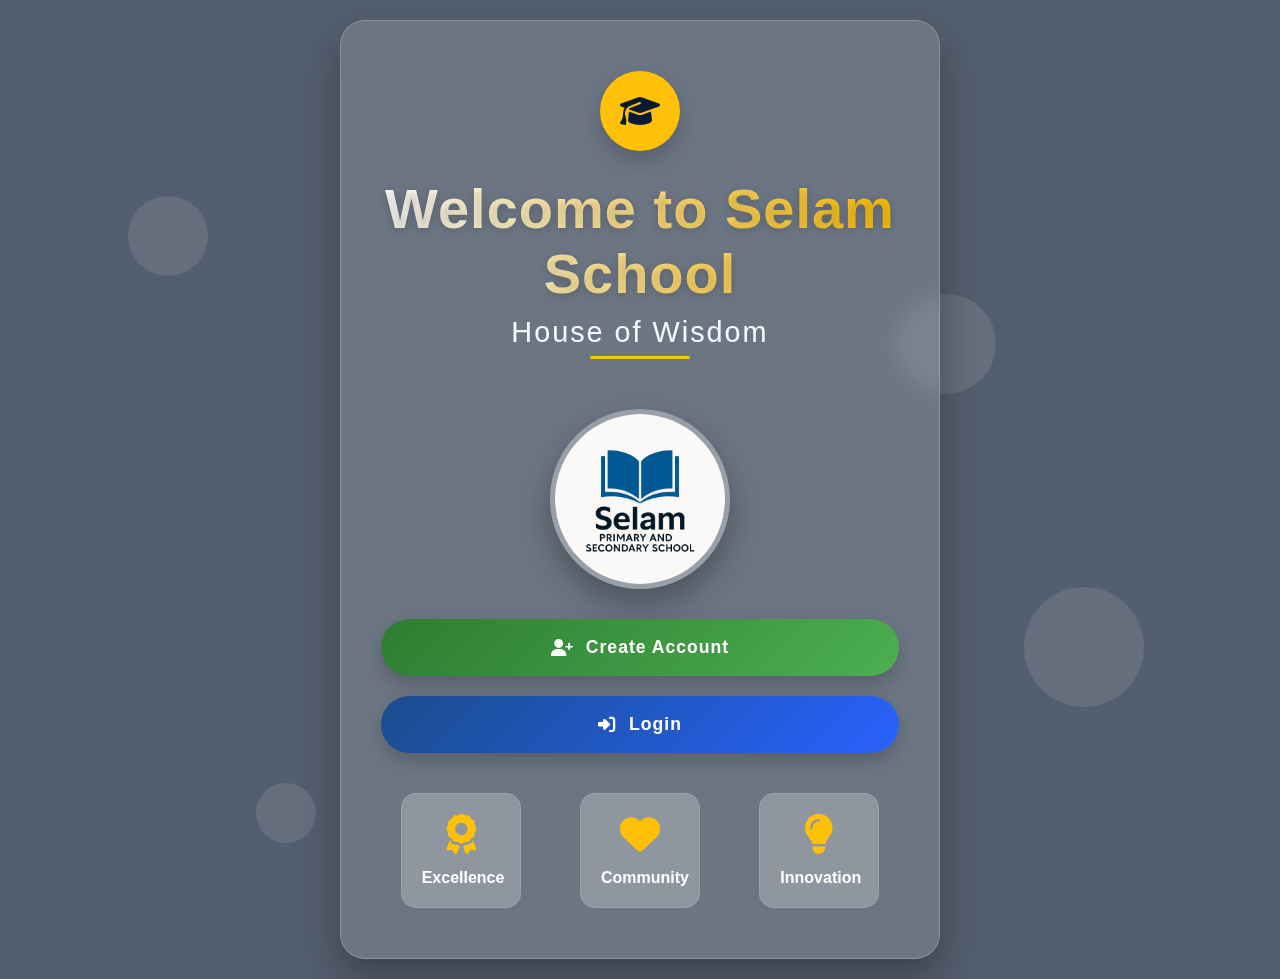
<file: index.html>
<!DOCTYPE html>
<html lang="en">
<head>
    <meta charset="UTF-8">
    <meta name="viewport" content="width=device-width, initial-scale=1.0">
    <title>Selam High School - House of Wisdom</title>
    <link rel="stylesheet" href="HomePage.css">
    <link rel="stylesheet" href="https://cdnjs.cloudflare.com/ajax/libs/font-awesome/6.4.0/css/all.min.css">
</head>
<body>
    <div class="floating-shapes">
        <div class="shape shape-1"></div>
        <div class="shape shape-2"></div>
        <div class="shape shape-3"></div>
        <div class="shape shape-4"></div>
    </div>

    <main class="home-container">
        <div class="home-card">
            <div class="school-badge">
                <i class="fas fa-graduation-cap"></i>
            </div>
            <h1>Welcome to Selam School</h1>
            <h2>House of Wisdom</h2>
            <div class="logo"> 
                <img src="logo.png" alt="Selam High-School Logo">
            </div>
            <nav class="buttons">
                <a href="CreateAccount.html" class="button">
                    <i class="fas fa-user-plus"></i>
                    <span>Create Account</span>
                </a>
                <a href="LoginPage.html" class="login-btn">
                    <i class="fas fa-sign-in-alt"></i>
                    <span>Login</span>
                </a>
            </nav>
            
            <div class="features">
                <div class="feature">
                    <i class="fas fa-award"></i>
                    <h3>Excellence</h3>
                </div>
                <div class="feature">
                    <i class="fas fa-heart"></i>
                    <h3>Community</h3>
                </div>
                <div class="feature">
                    <i class="fas fa-lightbulb"></i>
                    <h3>Innovation</h3>
                </div>
            </div>
        </div>
    </main>
</body>
</html>
</file>
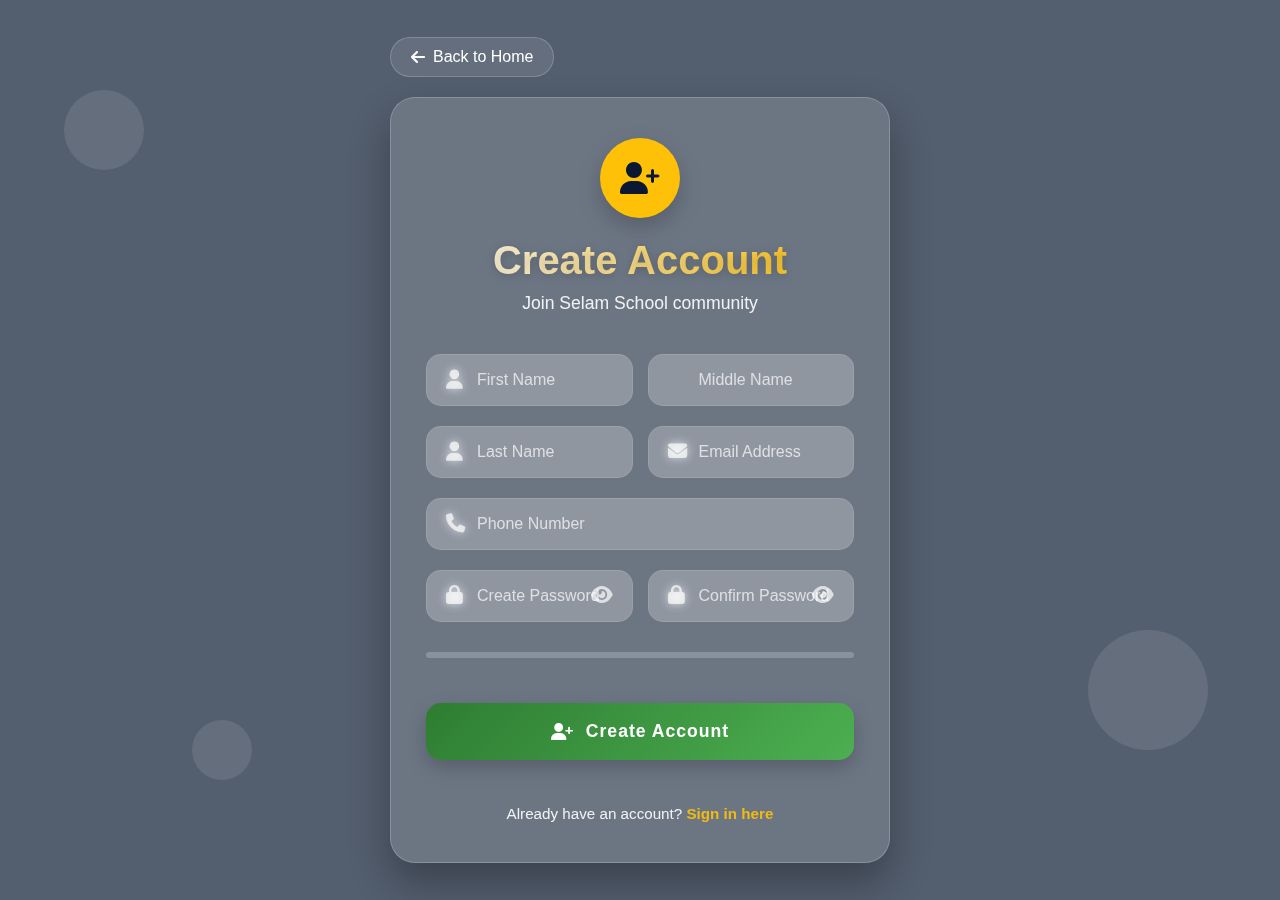
<file: CreateAccount.html>
<!DOCTYPE html>
<html lang="en">
<head>
    <meta charset="UTF-8">
    <meta name="viewport" content="width=device-width, initial-scale=1.0">
    <title>Create Account - Selam School</title>
    <link rel="stylesheet" href="CreateAccount.css">
    <link rel="stylesheet" href="https://cdnjs.cloudflare.com/ajax/libs/font-awesome/6.4.0/css/all.min.css">
</head>
<body>
    <div class="floating-shapes">
        <div class="shape shape-1"></div>
        <div class="shape shape-2"></div>
        <div class="shape shape-3"></div>
    </div>

    <div class="account-container">
        <a href="index.html" class="back-link">
            <i class="fas fa-arrow-left"></i> Back to Home
        </a>

        <div class="account-card">
            <div class="account-header">
                <div class="account-icon">
                    <i class="fas fa-user-plus"></i>
                </div>
                <h1>Create Account</h1>
                <p>Join Selam School community</p>
            </div>

            <form class="account-form">
                <div class="form-row">
                    <div class="input-group">
                        <i class="fas fa-user input-icon"></i>
                        <input type="text" placeholder="First Name" required>
                    </div>
                    <div class="input-group">
                        <input type="text" placeholder="Middle Name">
                    </div>
                </div>

                <div class="form-row">
                    <div class="input-group">
                        <i class="fas fa-user input-icon"></i>
                        <input type="text" placeholder="Last Name" required>
                    </div>
                    <div class="input-group">
                        <i class="fas fa-envelope input-icon"></i>
                        <input type="email" placeholder="Email Address" required>
                    </div>
                </div>

                <div class="form-row">
                    <div class="input-group">
                        <i class="fas fa-phone input-icon"></i>
                        <input type="tel" placeholder="Phone Number">
                    </div>
                </div>

                <div class="form-row">
                    <div class="input-group">
                        <i class="fas fa-lock input-icon"></i>
                        <input type="password" placeholder="Create Password" required>
                        <i class="fas fa-eye password-toggle"></i>
                    </div>
                    <div class="input-group">
                        <i class="fas fa-lock input-icon"></i>
                        <input type="password" placeholder="Confirm Password" required>
                        <i class="fas fa-eye password-toggle"></i>
                    </div>
                </div>

                <div class="password-strength">
                    <div class="strength-bar">
                        <div class="strength-level"></div>
                    </div>
                </div>

                

                <button type="submit" class="create-btn">
                    <i class="fas fa-user-plus"></i>
                    Create Account
                </button>

                <div class="login-link">
                    Already have an account? <a href="Menu.html">Sign in here</a>
                </div>
            </form>
        </div>
    </div>
</body>
</html>
</file>
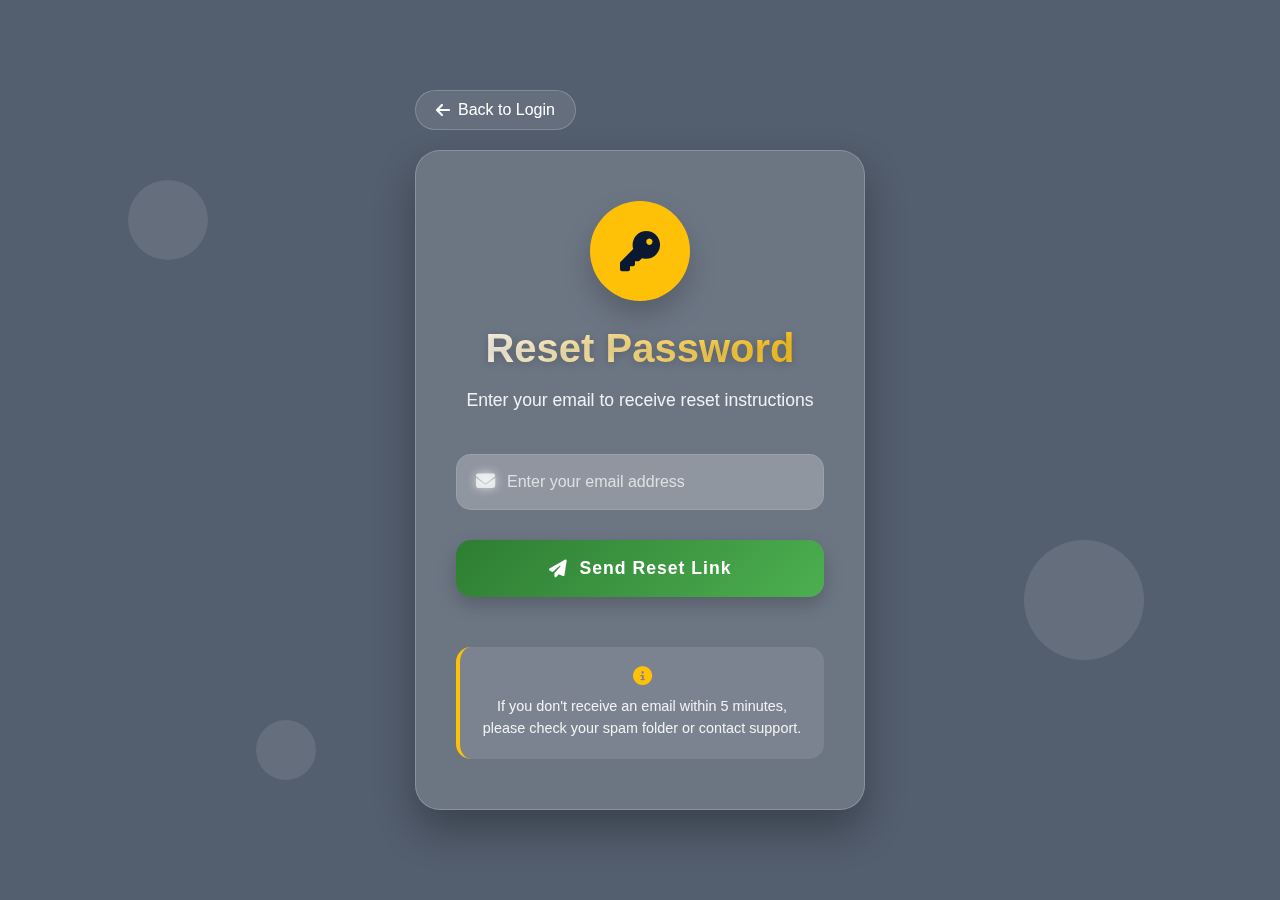
<file: Forgot.html>
<!DOCTYPE html>
<html lang="en">
<head>
    <meta charset="UTF-8">
    <meta name="viewport" content="width=device-width, initial-scale=1.0">
    <title>Forgot Password - Selam School</title>
    <link rel="stylesheet" href="Forgot.css">
    <link rel="stylesheet" href="https://cdnjs.cloudflare.com/ajax/libs/font-awesome/6.4.0/css/all.min.css">
</head>
<body>
    <div class="floating-shapes">
        <div class="shape shape-1"></div>
        <div class="shape shape-2"></div>
        <div class="shape shape-3"></div>
    </div>

    <div class="forgot-container">
        <a href="LoginPage.html" class="back-link">
            <i class="fas fa-arrow-left"></i> Back to Login
        </a>

        <div class="forgot-card">
            <div class="forgot-header">
                <div class="forgot-icon">
                    <i class="fas fa-key"></i>
                </div>
                <h1>Reset Password</h1>
                <p>Enter your email to receive reset instructions</p>
            </div>

            <form class="forgot-form">
                <div class="input-group">
                    <i class="fas fa-envelope input-icon"></i>
                    <input type="email" placeholder="Enter your email address" required>
                </div>

                <button type="submit" class="submit-btn">
                    <i class="fas fa-paper-plane"></i>
                    Send Reset Link
                </button>

                <div class="support-info">
                    <i class="fas fa-info-circle"></i>
                    <p>If you don't receive an email within 5 minutes, please check your spam folder or contact support.</p>
                </div>
            </form>
        </div>
    </div>
</body>
</html>
</file>
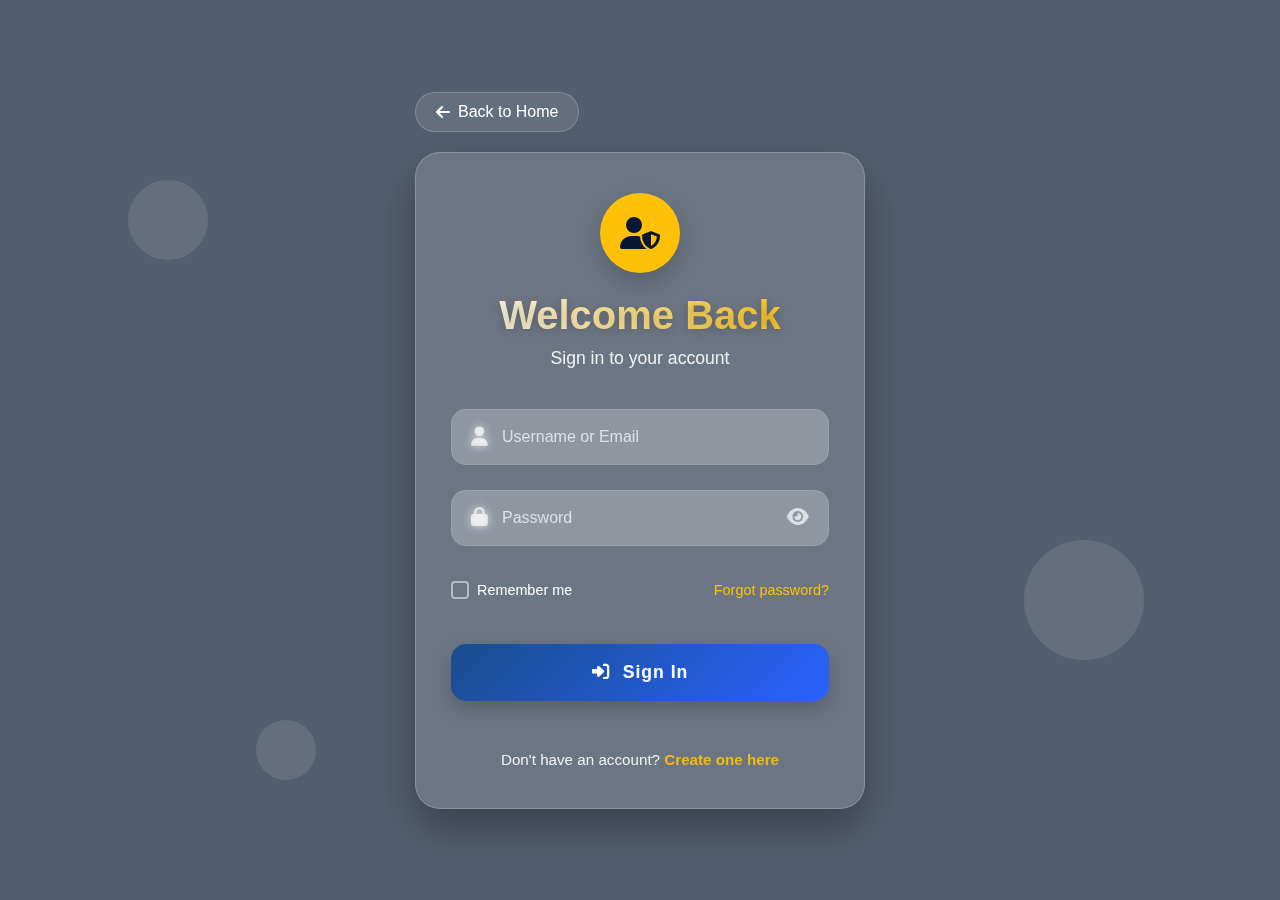
<file: LoginPage.html>
<!DOCTYPE html>
<html lang="en">
<head>
    <meta charset="UTF-8">
    <meta name="viewport" content="width=device-width, initial-scale=1.0">
    <title>Login - Selam School</title>
    <link rel="stylesheet" href="LoginPage.css">
    <link rel="stylesheet" href="https://cdnjs.cloudflare.com/ajax/libs/font-awesome/6.4.0/css/all.min.css">
</head>
<body>
    <div class="floating-shapes">
        <div class="shape shape-1"></div>
        <div class="shape shape-2"></div>
        <div class="shape shape-3"></div>
    </div>

    <div class="login-container">
        <a href="index.html" class="back-link">
            <i class="fas fa-arrow-left"></i> Back to Home
        </a>

        <div class="login-card">
            <div class="login-header">
                <div class="login-icon">
                    <i class="fas fa-user-shield"></i>
                </div>
                <h1>Welcome Back</h1>
                <p>Sign in to your account</p>
            </div>

            <form class="login-form">
                <div class="input-group">
                    <i class="fas fa-user input-icon"></i>
                    <input type="text" placeholder="Username or Email" required>
                </div>
                
                <div class="input-group">
                    <i class="fas fa-lock input-icon"></i>
                    <input type="password" placeholder="Password" required>
                    <i class="fas fa-eye password-toggle"></i>
                </div>

                <div class="form-options">
                    <label class="remember-me">
                        <input type="checkbox">
                        <span class="checkmark"></span>
                        Remember me
                    </label>
                    <a href="Forgot.html" class="forgot-link">Forgot password?</a>
                </div>

                <button type="submit" class="login-btn">
                    <i class="fas fa-sign-in-alt"></i>
                    Sign In
                </button>

                <div class="signup-link">
                    Don't have an account? <a href="CreateAccount.html">Create one here</a>
                </div>
            </form>
        </div>
    </div>
</body>
</html>
</file>
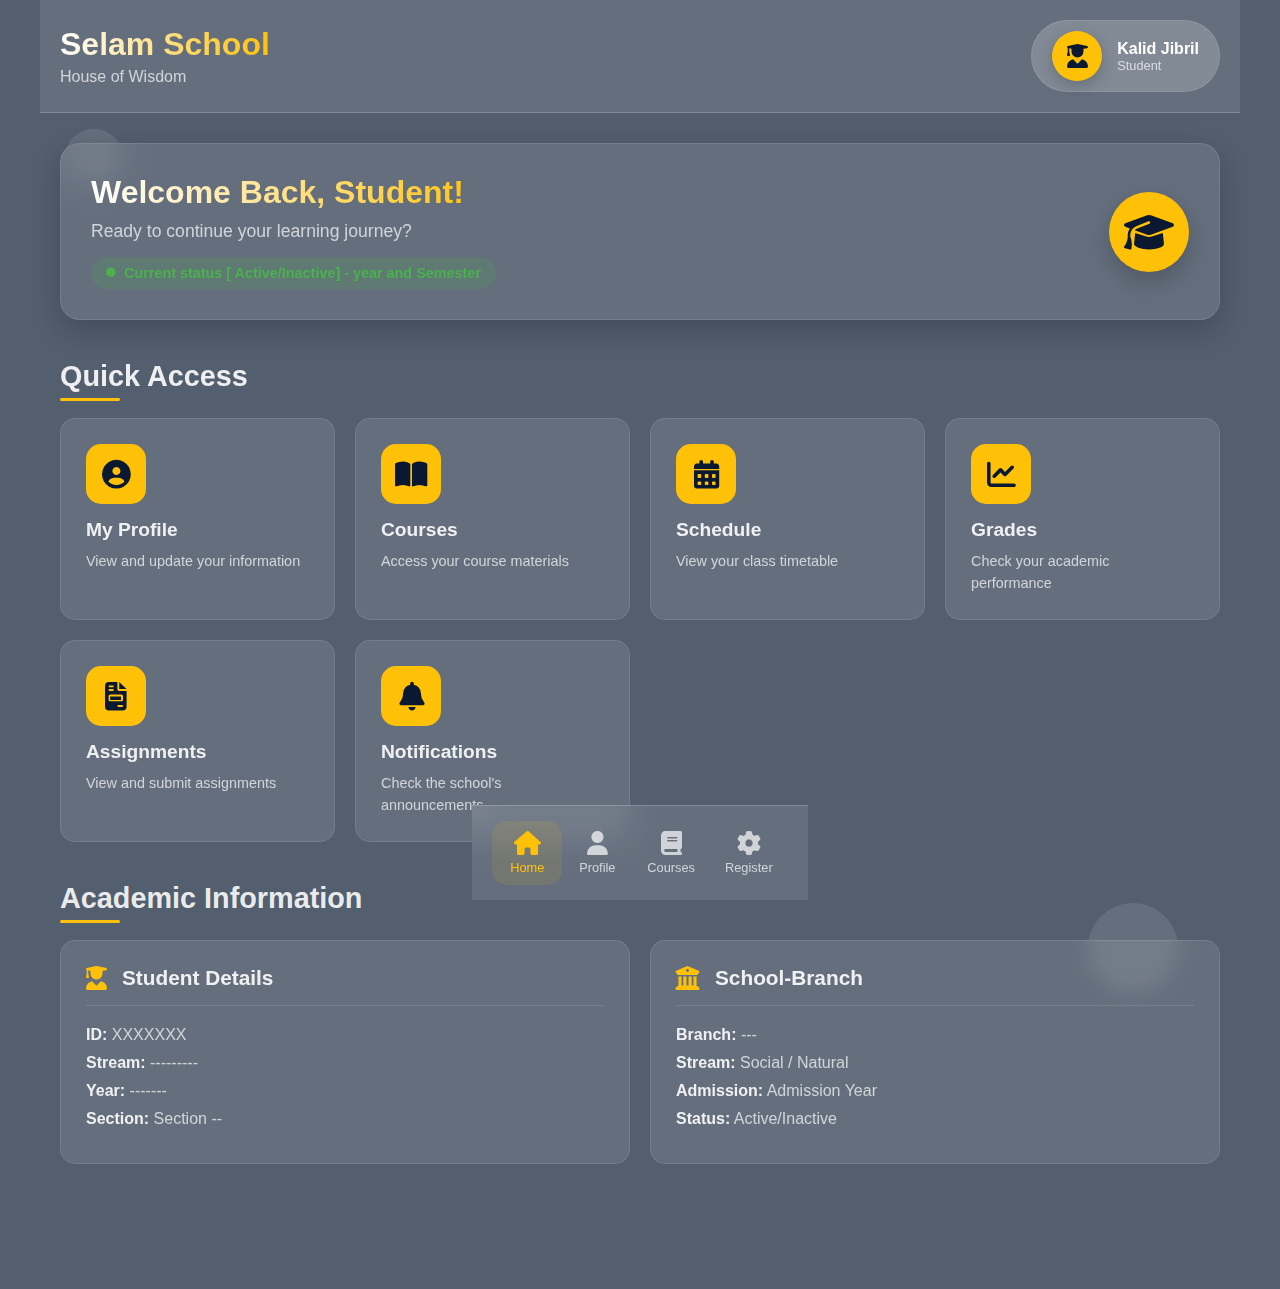
<file: Menu.html>
<!DOCTYPE html>
<html lang="en">

<head>
    <meta charset="UTF-8">
    <meta name="viewport" content="width=device-width, initial-scale=1.0">
    <title>Dashboard - Selam School</title>
    <link rel="stylesheet" href="Menu.css">
    <link rel="stylesheet" href="https://cdnjs.cloudflare.com/ajax/libs/font-awesome/6.4.0/css/all.min.css">
</head>

<body>
    <div class="floating-shapes">
        <div class="shape shape-1"></div>
        <div class="shape shape-2"></div>
    </div>

    <div class="dashboard-container">
        <!-- Header -->
        <header class="dashboard-header">
            <div class="header-content">
                <div class="school-info">
                    <h1>Selam School</h1>
                    <p>House of Wisdom</p>
                </div>
                <div class="user-profile">
                    <div class="profile-pic">
                        <i class="fas fa-user-graduate"></i>
                    </div>
                    <div class="profile-info">
                        <span class="user-name">Kalid Jibril</span>
                        <span class="user-role">Student</span>
                    </div>
                </div>
            </div>
        </header>

        <!-- Main Content -->
        <main class="dashboard-main">
            <!-- Welcome Section -->
            <section class="welcome-section">
                <div class="welcome-card">
                    <div class="welcome-content">
                        <h2>Welcome Back, Student!</h2>
                        <p>Ready to continue your learning journey?</p>
                        <div class="status-badge">
                            <i class="fas fa-circle"></i>
                            Current status [ Active/Inactive] - year and Semester
                        </div>
                    </div>
                    <div class="welcome-icon">
                        <i class="fas fa-graduation-cap"></i>
                    </div>
                </div>
            </section>

            <!-- Quick Actions -->
            <section class="quick-actions">
                <h3>Quick Access</h3>
                <div class="actions-grid">
                    <a href="Profile.html" class="action-card">
                        <div class="action-icon">
                            <i class="fas fa-user-circle"></i>
                        </div>
                        <h4>My Profile</h4>
                        <p>View and update your information</p>
                    </a>

                    <a href="#" class="action-card">
                        <div class="action-icon">
                            <i class="fas fa-book-open"></i>
                        </div>
                        <h4>Courses</h4>
                        <p>Access your course materials</p>
                    </a>

                    <a href="#" class="action-card">
                        <div class="action-icon">
                            <i class="fas fa-calendar-alt"></i>
                        </div>
                        <h4>Schedule</h4>
                        <p>View your class timetable</p>
                    </a>

                    <a href="#" class="action-card">
                        <div class="action-icon">
                            <i class="fas fa-chart-line"></i>
                        </div>
                        <h4>Grades</h4>
                        <p>Check your academic performance</p>
                    </a>

                    <a href="#" class="action-card">
                        <div class="action-icon">
                            <i class="fas fa-file-invoice"></i>
                        </div>
                        <h4>Assignments</h4>
                        <p>View and submit assignments</p>
                    </a>

                    <a href="#" class="action-card">
                        <div class="action-icon">
                            <i class="fas fa-bell"></i>
                        </div>
                        <h4>Notifications</h4>
                        <p>Check the school's announcements</p>
                    </a>
                </div>
            </section>

            <!-- Academic Info -->
            <section class="academic-info">
                <h3>Academic Information</h3>
                <div class="info-cards">
                    <div class="info-card">
                        <div class="card-header">
                            <i class="fas fa-user-graduate"></i>
                            <h4>Student Details</h4>
                        </div>
                        <div class="card-content">
                            <p><strong>ID:</strong> XXXXXXX</p>
                            <p><strong>Stream:</strong> ---------</p>
                            <p><strong>Year:</strong> -------</p>
                            <p><strong>Section:</strong> Section --</p>
                        </div>
                    </div>

                    <div class="info-card">
                        <div class="card-header">
                            <i class="fas fa-university"></i>
                            <h4>School-Branch</h4>
                        </div>
                        <div class="card-content">
                            <p><strong>Branch:</strong> --- </p>
                            <p><strong>Stream:</strong> Social / Natural</p>
                            <p><strong>Admission:</strong> Admission Year </p>
                            <p><strong>Status:</strong> Active/Inactive</p>
                        </div>
                    </div>
                </div>
            </section>
        </main>

        <!-- Navigation -->
        <nav class="bottom-nav">
            <a href="index.html" class="nav-item active">
                <i class="fas fa-home"></i>
                <span>Home</span>
            </a>
            <a href="#Profile.html" class="nav-item">
                <i class="fas fa-user"></i>
                <span>Profile</span>
            </a>
            <a href="#" class="nav-item">
                <i class="fas fa-book"></i>
                <span>Courses</span>
            </a>
            <a href="RegistrationForm.html" class="nav-item">
                <i class="fas fa-cog"></i>
                <span>Register</span>
            </a>
        </nav>
    </div>
</body>

</html>
</file>
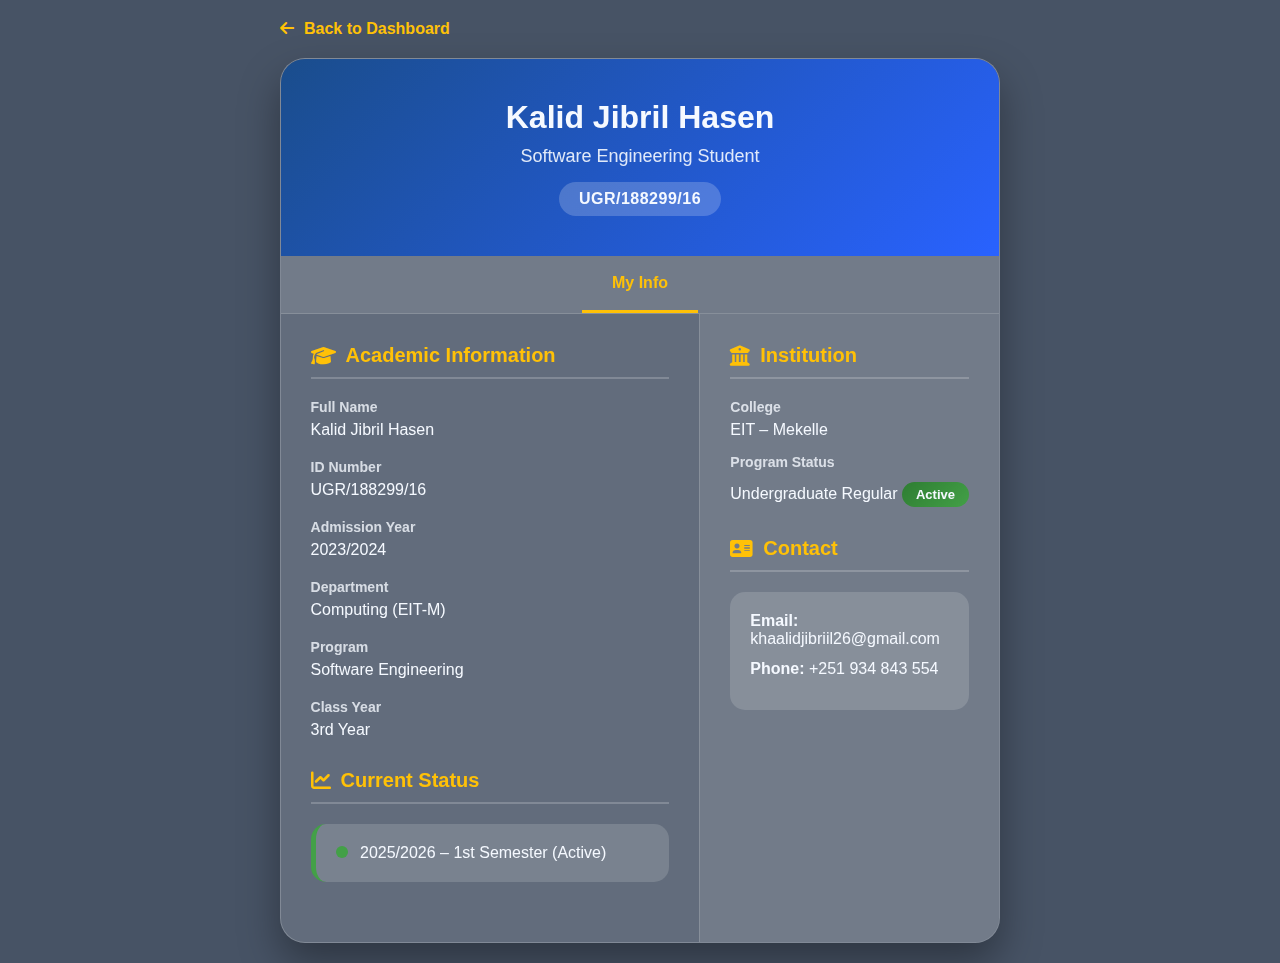
<file: Profile.html>
<!DOCTYPE html>
<html lang="en">

<head>
  <meta charset="UTF-8" />
  <meta name="viewport" content="width=device-width, initial-scale=1.0" />
  <title>Student Profile - Kalid Jibril Hasen</title>

  <link rel="stylesheet" href="https://cdnjs.cloudflare.com/ajax/libs/font-awesome/6.4.0/css/all.min.css">

  <style>
    /* ================= GLOBAL RESET ================= */
    * {
      margin: 0;
      padding: 0;
      box-sizing: border-box;
      font-family: 'Segoe UI', Tahoma, Geneva, Verdana, sans-serif;
    }

    /* ================= DESIGN SYSTEM (HOME PAGE) ================= */
    :root {
      --primary: #1a4d8c;
      --secondary: #2e7d32;
      --accent: #ffc107;
      --light: #f5f9ff;
      --dark: #0a1931;
      --success: #43a047;
    }

    /* ================= PAGE BACKGROUND ================= */
    body {
      min-height: 100vh;
      background: linear-gradient(135deg, var(--primary), var(--secondary));
      background-image: url('https://images.unsplash.com/photo-1523050854058-8df90110c9f1');
      background-size: cover;
      background-position: center;
      background-blend-mode: overlay;
      display: flex;
      justify-content: center;
      align-items: center;
      padding: 20px;
      color: var(--light);
      position: relative;
    }

    body::before {
      content: '';
      position: absolute;
      inset: 0;
      background: rgba(10, 25, 49, 0.75);
      z-index: -1;
    }

    /* ================= BACK LINK ================= */
    .back-link {
      display: inline-block;
      margin-bottom: 20px;
      color: var(--accent);
      text-decoration: none;
      font-weight: 600;
    }

    .back-link i {
      margin-right: 6px;
    }

    /* ================= PROFILE CARD ================= */
    .profile-card {
      width: 100%;
      max-width: 900px;
      background: rgba(255, 255, 255, 0.15);
      backdrop-filter: blur(12px);
      border-radius: 25px;
      box-shadow: 0 20px 40px rgba(0, 0, 0, 0.35);
      border: 1px solid rgba(255, 255, 255, 0.2);
      overflow: hidden;
      transition: transform 0.4s, box-shadow 0.4s;
    }

    .profile-card:hover {
      transform: translateY(-8px);
    }

    /* ================= HEADER ================= */
    .header {
      background: linear-gradient(135deg, var(--primary), #2962ff);
      text-align: center;
      padding: 40px 20px;
    }

    .header h1 {
      font-size: 32px;
      font-weight: 700;
      margin-bottom: 10px;
    }

    .header p {
      opacity: 0.9;
      font-size: 18px;
      margin-bottom: 15px;
    }

    .id-badge {
      display: inline-block;
      padding: 8px 20px;
      border-radius: 20px;
      background: rgba(255, 255, 255, 0.2);
      font-weight: 600;
      letter-spacing: 0.5px;
    }

    /* ================= NAVIGATION ================= */
    .navigation {
      display: flex;
      justify-content: center;
      background: rgba(255, 255, 255, 0.1);
      border-bottom: 1px solid rgba(255, 255, 255, 0.15);
    }

    .nav-item {
      padding: 18px 30px;
      font-weight: 600;
      cursor: pointer;
      color: var(--light);
      border-bottom: 3px solid transparent;
    }

    .nav-item.active {
      color: var(--accent);
      border-bottom: 3px solid var(--accent);
    }

    /* ================= CONTENT ================= */
    .content {
      display: flex;
      flex-wrap: wrap;
    }

    .main-info {
      flex: 3;
      padding: 30px;
      min-width: 300px;
    }

    .sidebar {
      flex: 2;
      padding: 30px;
      min-width: 260px;
      background: rgba(255, 255, 255, 0.1);
      border-left: 1px solid rgba(255, 255, 255, 0.15);
    }

    /* ================= SECTIONS ================= */
    .info-section {
      margin-bottom: 30px;
    }

    .info-section h2 {
      font-size: 20px;
      margin-bottom: 20px;
      padding-bottom: 10px;
      border-bottom: 2px solid rgba(255, 255, 255, 0.2);
      color: var(--accent);
      display: flex;
      align-items: center;
    }

    .info-section h2 i {
      margin-right: 10px;
      color: var(--accent);
    }

    /* ================= GRID ================= */
    .info-grid {
      display: grid;
      grid-template-columns: repeat(auto-fit, minmax(220px, 1fr));
      gap: 20px;
    }

    .info-label {
      font-size: 14px;
      font-weight: 600;
      opacity: 0.8;
      margin-bottom: 6px;
    }

    .info-value {
      font-size: 16px;
      font-weight: 500;
    }

    /* ================= STATUS ================= */
    .highlight {
      background: rgba(255, 255, 255, 0.15);
      padding: 20px;
      border-radius: 15px;
      border-left: 5px solid var(--success);
    }

    .status-indicator {
      display: inline-block;
      width: 12px;
      height: 12px;
      background: var(--success);
      border-radius: 50%;
      margin-right: 8px;
      animation: pulse 2s infinite;
    }

    @keyframes pulse {
      0% {
        transform: scale(0.9);
        opacity: 0.7;
      }

      50% {
        transform: scale(1.1);
        opacity: 1;
      }

      100% {
        transform: scale(0.9);
        opacity: 0.7;
      }
    }

    /* ================= CONTACT ================= */
    .contact-info {
      background: rgba(255, 255, 255, 0.15);
      padding: 20px;
      border-radius: 15px;
    }

    .contact-info .info-item {
      margin-bottom: 12px;
    }

    /* ================= BADGE ================= */
    .program-badge {
      display: inline-block;
      margin-top: 6px;
      padding: 5px 14px;
      border-radius: 20px;
      background: linear-gradient(135deg, var(--secondary), var(--success));
      font-size: 13px;
      font-weight: 600;
    }

    /* ================= RESPONSIVE ================= */
    @media (max-width: 768px) {
      .content {
        flex-direction: column;
      }

      .sidebar {
        border-left: none;
        border-top: 1px solid rgba(255, 255, 255, 0.15);
      }
    }
  </style>
</head>

<body>

  <div>
    <a href="Menu.html" class="back-link">
      <i class="fas fa-arrow-left"></i> Back to Dashboard
    </a><br />

    <div class="profile-card">
      <div class="header">
        <h1>Kalid Jibril Hasen</h1>
        <p>Software Engineering Student</p>
        <div class="id-badge">UGR/188299/16</div>
      </div>

      <div class="navigation">
        <div class="nav-item active">My Info</div>
      </div>

      <div class="content">
        <div class="main-info">
          <div class="info-section">
            <h2><i class="fas fa-graduation-cap"></i> Academic Information</h2>

            <div class="info-grid">
              <div>
                <div class="info-label">Full Name</div>
                <div class="info-value">Kalid Jibril Hasen</div>
              </div>

              <div>
                <div class="info-label">ID Number</div>
                <div class="info-value">UGR/188299/16</div>
              </div>

              <div>
                <div class="info-label">Admission Year</div>
                <div class="info-value">2023/2024</div>
              </div>

              <div>
                <div class="info-label">Department</div>
                <div class="info-value">Computing (EIT-M)</div>
              </div>

              <div>
                <div class="info-label">Program</div>
                <div class="info-value">Software Engineering</div>
              </div>

              <div>
                <div class="info-label">Class Year</div>
                <div class="info-value">3rd Year</div>
              </div>
            </div>
          </div>

          <div class="info-section">
            <h2><i class="fas fa-chart-line"></i> Current Status</h2>

            <div class="highlight">
              <span class="status-indicator"></span>
              2025/2026 – 1st Semester (Active)
            </div>
          </div>
        </div>

        <div class="sidebar">
          <div class="info-section">
            <h2><i class="fas fa-university"></i> Institution</h2>

            <div class="info-label">College</div>
            <div class="info-value">EIT – Mekelle</div>

            <div class="info-label" style="margin-top:15px;">Program Status</div>
            <div class="info-value">
              Undergraduate Regular
              <div class="program-badge">Active</div>
            </div>
          </div>

          <div class="info-section">
            <h2><i class="fas fa-address-card"></i> Contact</h2>

            <div class="contact-info">
              <div class="info-item">
                <strong>Email:</strong> khaalidjibriil26@gmail.com
              </div>
              <div class="info-item">
                <strong>Phone:</strong> +251 934 843 554
              </div>
            </div>
          </div>
        </div>
      </div>
    </div>
  </div>

</body>

</html>
</file>
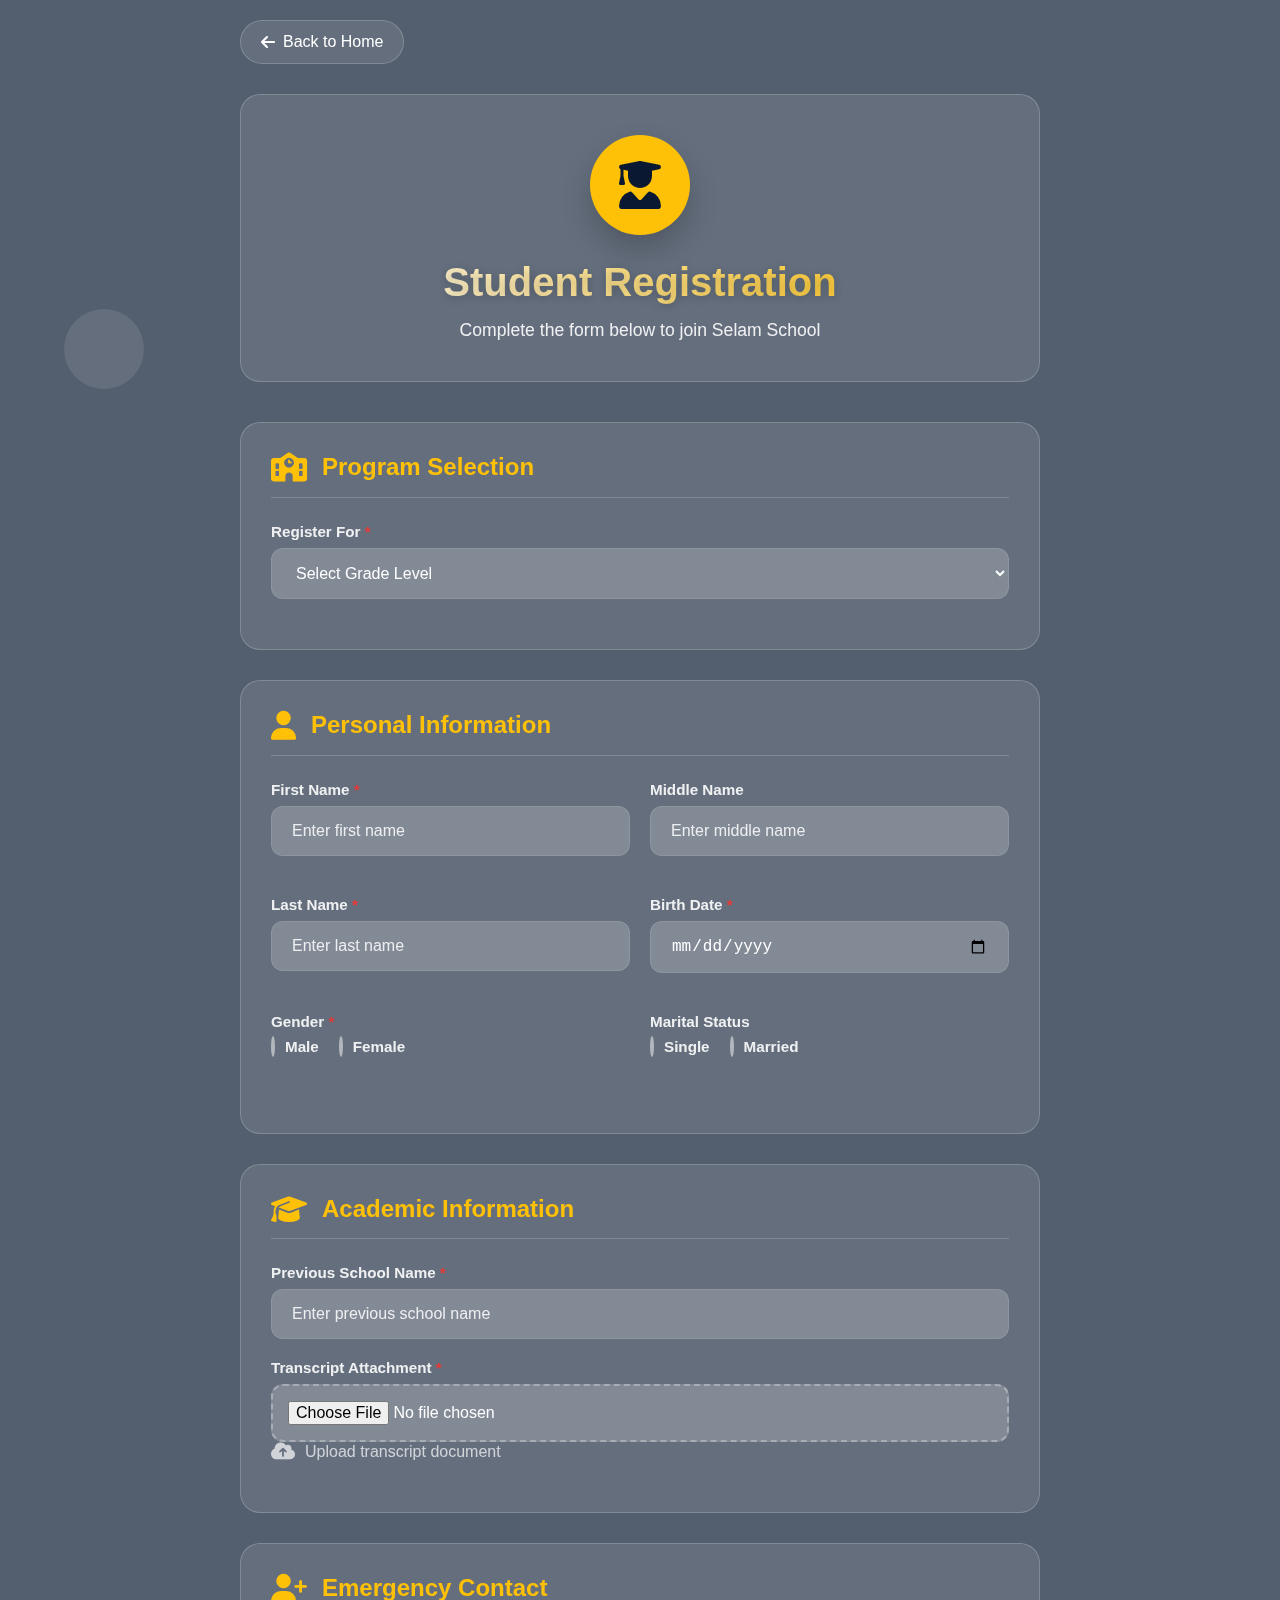
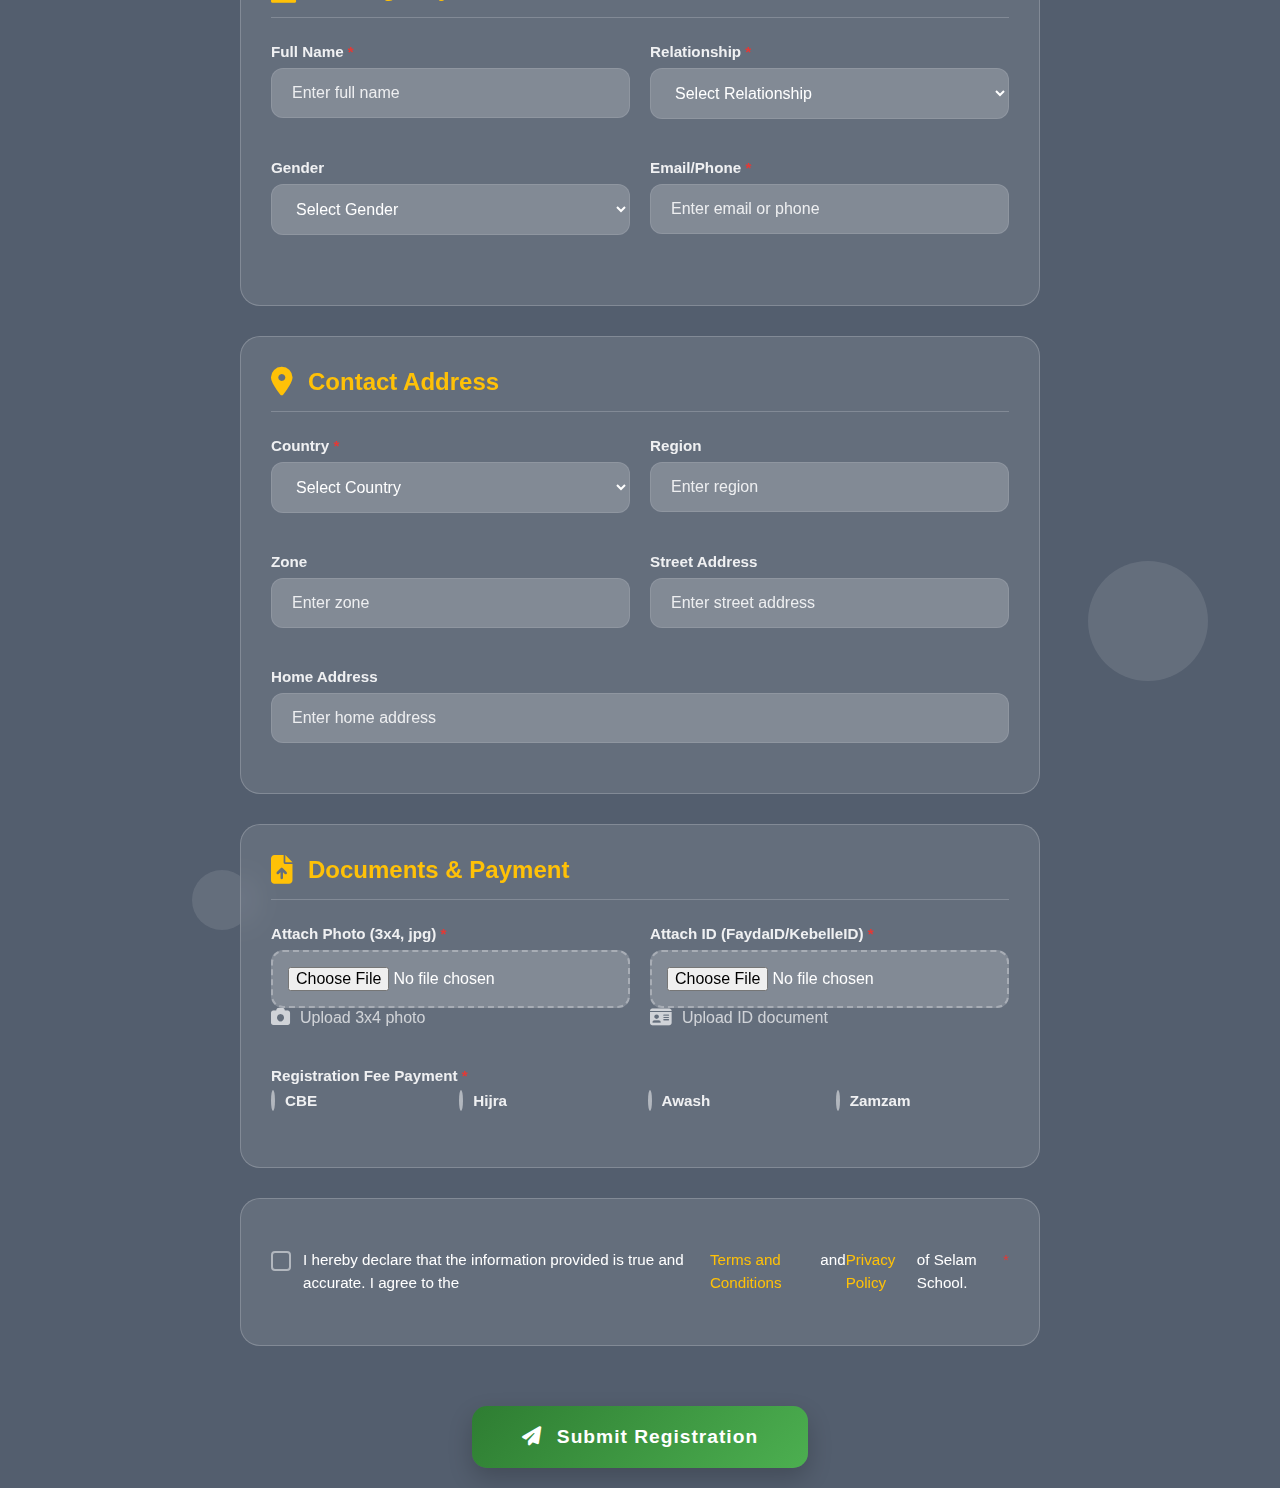
<file: RegistrationForm.html>
<!DOCTYPE html>
<html lang="en">
<head>
    <meta charset="UTF-8">
    <meta name="viewport" content="width=device-width, initial-scale=1.0">
    <title>Student Registration - Selam School</title>
    <link rel="stylesheet" href="Registration.css">
    <link rel="stylesheet" href="https://cdnjs.cloudflare.com/ajax/libs/font-awesome/6.4.0/css/all.min.css">
</head>
<body>
    <div class="floating-shapes">
        <div class="shape shape-1"></div>
        <div class="shape shape-2"></div>
        <div class="shape shape-3"></div>
    </div>

    <div class="registration-container">
        <a href="index.html" class="back-link">
            <i class="fas fa-arrow-left"></i> Back to Home
        </a>

        <div class="registration-header">
            <div class="header-icon">
                <i class="fas fa-user-graduate"></i>
            </div>
            <h1>Student Registration</h1>
            <p>Complete the form below to join Selam School</p>
        </div>

        <form class="registration-form">
            <!-- Program Selection -->
            <div class="form-section">
                <div class="section-header">
                    <i class="fas fa-school"></i>
                    <h2>Program Selection</h2>
                </div>
                <div class="input-group">
                    <label for="grade">Register For <span class="required">*</span></label>
                    <select id="grade" required>
                        <option value="">Select Grade Level</option>
                        <option value="grade9">Grade 9</option>
                        <option value="grade10">Grade 10</option>
                        <option value="grade11">Grade 11</option>
                        <option value="grade12">Grade 12</option>
                    </select>
                </div>
            </div>

            <!-- Personal Information -->
            <div class="form-section">
                <div class="section-header">
                    <i class="fas fa-user"></i>
                    <h2>Personal Information</h2>
                </div>
                <div class="form-row">
                    <div class="input-group">
                        <label for="firstName">First Name <span class="required">*</span></label>
                        <input type="text" id="firstName" placeholder="Enter first name" required>
                    </div>
                    <div class="input-group">
                        <label for="middleName">Middle Name</label>
                        <input type="text" id="middleName" placeholder="Enter middle name">
                    </div>
                </div>
                <div class="form-row">
                    <div class="input-group">
                        <label for="lastName">Last Name <span class="required">*</span></label>
                        <input type="text" id="lastName" placeholder="Enter last name" required>
                    </div>
                    <div class="input-group">
                        <label for="birthDate">Birth Date <span class="required">*</span></label>
                        <input type="date" id="birthDate" required>
                    </div>
                </div>
                <div class="form-row">
                    <div class="input-group">
                        <label>Gender <span class="required">*</span></label>
                        <div class="radio-group">
                            <label class="radio-option">
                                <input type="radio" name="gender" value="male" required>
                                <span class="radio-checkmark"></span>
                                Male
                            </label>
                            <label class="radio-option">
                                <input type="radio" name="gender" value="female">
                                <span class="radio-checkmark"></span>
                                Female
                            </label>
                        </div>
                    </div>
                    <div class="input-group">
                        <label>Marital Status</label>
                        <div class="radio-group">
                            <label class="radio-option">
                                <input type="radio" name="status" value="single">
                                <span class="radio-checkmark"></span>
                                Single
                            </label>
                            <label class="radio-option">
                                <input type="radio" name="status" value="married">
                                <span class="radio-checkmark"></span>
                                Married
                            </label>
                        </div>
                    </div>
                </div>
            </div>

            <!-- Academic Information -->
            <div class="form-section">
                <div class="section-header">
                    <i class="fas fa-graduation-cap"></i>
                    <h2>Academic Information</h2>
                </div>
                <div class="input-group">
                    <label for="previousSchool">Previous School Name <span class="required">*</span></label>
                    <input type="text" id="previousSchool" placeholder="Enter previous school name" required>
                </div>
                <div class="input-group">
                    <label for="transcript">Transcript Attachment <span class="required">*</span></label>
                    <div class="file-upload">
                        <input type="file" id="transcript" accept=".pdf,.doc,.docx" required>
                        <div class="file-info">
                            <i class="fas fa-cloud-upload-alt"></i>
                            <span>Upload transcript document</span>
                        </div>
                    </div>
                </div>
            </div>

            <!-- Emergency Contact -->
            <div class="form-section">
                <div class="section-header">
                    <i class="fas fa-user-plus"></i>
                    <h2>Emergency Contact</h2>
                </div>
                <div class="form-row">
                    <div class="input-group">
                        <label for="emergencyName">Full Name <span class="required">*</span></label>
                        <input type="text" id="emergencyName" placeholder="Enter full name" required>
                    </div>
                    <div class="input-group">
                        <label for="relationship">Relationship <span class="required">*</span></label>
                        <select id="relationship" required>
                            <option value="">Select Relationship</option>
                            <option value="father">Father</option>
                            <option value="mother">Mother</option>
                            <option value="brother">Brother</option>
                            <option value="sister">Sister</option>
                            <option value="uncle">Uncle</option>
                            <option value="aunt">Aunt</option>
                            <option value="guardian">Guardian</option>
                        </select>
                    </div>
                </div>
                <div class="form-row">
                    <div class="input-group">
                        <label for="emergencyGender">Gender</label>
                        <select id="emergencyGender">
                            <option value="">Select Gender</option>
                            <option value="male">Male</option>
                            <option value="female">Female</option>
                        </select>
                    </div>
                    <div class="input-group">
                        <label for="emergencyContact">Email/Phone <span class="required">*</span></label>
                        <input type="text" id="emergencyContact" placeholder="Enter email or phone" required>
                    </div>
                </div>
            </div>

            <!-- Contact Address -->
            <div class="form-section">
                <div class="section-header">
                    <i class="fas fa-map-marker-alt"></i>
                    <h2>Contact Address</h2>
                </div>
                <div class="form-row">
                    <div class="input-group">
                        <label for="country">Country <span class="required">*</span></label>
                        <select id="country" required>
                            <option value="">Select Country</option>
                            <option value="ethiopia">Ethiopia</option>
                            <option value="somalia">Somalia</option>
                            <option value="kenya">Kenya</option>
                            <option value="sudan">Sudan</option>
                            <option value="uganda">Uganda</option>
                        </select>
                    </div>
                    <div class="input-group">
                        <label for="region">Region</label>
                        <input type="text" id="region" placeholder="Enter region">
                    </div>
                </div>
                <div class="form-row">
                    <div class="input-group">
                        <label for="zone">Zone</label>
                        <input type="text" id="zone" placeholder="Enter zone">
                    </div>
                    <div class="input-group">
                        <label for="street">Street Address</label>
                        <input type="text" id="street" placeholder="Enter street address">
                    </div>
                </div>
                <div class="input-group">
                    <label for="home">Home Address</label>
                    <input type="text" id="home" placeholder="Enter home address">
                </div>
            </div>

            <!-- Documents & Payment -->
            <div class="form-section">
                <div class="section-header">
                    <i class="fas fa-file-upload"></i>
                    <h2>Documents & Payment</h2>
                </div>
                <div class="form-row">
                    <div class="input-group">
                        <label for="photo">Attach Photo (3x4, jpg) <span class="required">*</span></label>
                        <div class="file-upload">
                            <input type="file" id="photo" accept=".jpg,.jpeg" required>
                            <div class="file-info">
                                <i class="fas fa-camera"></i>
                                <span>Upload 3x4 photo</span>
                            </div>
                        </div>
                    </div>
                    <div class="input-group">
                        <label for="idCard">Attach ID (FaydaID/KebelleID) <span class="required">*</span></label>
                        <div class="file-upload">
                            <input type="file" id="idCard" accept=".jpg,.jpeg,.pdf" required>
                            <div class="file-info">
                                <i class="fas fa-id-card"></i>
                                <span>Upload ID document</span>
                            </div>
                        </div>
                    </div>
                </div>
                <div class="input-group">
                    <label>Registration Fee Payment <span class="required">*</span></label>
                    <div class="radio-group bank-options">
                        <label class="radio-option">
                            <input type="radio" name="bank" value="cbe" required>
                            <span class="radio-checkmark"></span>
                            CBE
                        </label>
                        <label class="radio-option">
                            <input type="radio" name="bank" value="hijra">
                            <span class="radio-checkmark"></span>
                            Hijra
                        </label>
                        <label class="radio-option">
                            <input type="radio" name="bank" value="awash">
                            <span class="radio-checkmark"></span>
                            Awash
                        </label>
                        <label class="radio-option">
                            <input type="radio" name="bank" value="zamzam">
                            <span class="radio-checkmark"></span>
                            Zamzam
                        </label>
                    </div>
                </div>
            </div>

            <!-- Terms Agreement -->
            <div class="form-section">
                <div class="terms-agreement">
                    <label class="checkbox-label">
                        <input type="checkbox" required>
                        <span class="checkmark"></span>
                        I hereby declare that the information provided is true and accurate. I agree to the 
                        <a href="#">Terms and Conditions</a> and <a href="#">Privacy Policy</a> of Selam School.
                        <span class="required">*</span>
                    </label>
                </div>
            </div>

            <!-- Submit Button -->
            <div class="submit-section">
                <button type="submit" class="submit-btn">
                    <i class="fas fa-paper-plane"></i>
                    Submit Registration
                </button>
            </div>
        </form>
    </div>
</body>
</html>
</file>
<file: HomePage.css>
* {
    margin: 0;
    padding: 0;
    box-sizing: border-box;
}

:root {
    --primary: #1a4d8c;
    --secondary: #2e7d32;
    --accent: #ffc107;
    --light: #f5f9ff;
    --dark: #0a1931;
    --success: #43a047;
}

body {
    background: linear-gradient(135deg, var(--primary), var(--secondary));
    background-image: url('https://images.unsplash.com/photo-1523050854058-8df90110c9f1?ixlib=rb-4.0.3&auto=format&fit=crop&w=1950&q=80');
    background-size: cover;
    background-position: center;
    background-blend-mode: overlay;
    min-height: 100vh;
    display: flex;
    flex-direction: column;
    align-items: center;
    justify-content: center;
    font-family: 'Segoe UI', Tahoma, Geneva, Verdana, sans-serif;
    color: white;
    padding: 20px;
    position: relative;
    overflow: hidden;
}

body::before {
    content: '';
    position: absolute;
    top: 0;
    left: 0;
    width: 100%;
    height: 100%;
    background: rgba(10, 25, 49, 0.7);
    z-index: -1;
}

.floating-shapes {
    position: absolute;
    top: 0;
    left: 0;
    width: 100%;
    height: 100%;
    overflow: hidden;
    z-index: -1;
}

.shape {
    position: absolute;
    background: rgba(255, 255, 255, 0.1);
    border-radius: 50%;
    animation: float 15s infinite linear;
}

.shape-1 {
    width: 80px;
    height: 80px;
    top: 20%;
    left: 10%;
    animation-delay: 0s;
}

.shape-2 {
    width: 120px;
    height: 120px;
    top: 60%;
    left: 80%;
    animation-delay: 2s;
}

.shape-3 {
    width: 60px;
    height: 60px;
    top: 80%;
    left: 20%;
    animation-delay: 4s;
}

.shape-4 {
    width: 100px;
    height: 100px;
    top: 30%;
    left: 70%;
    animation-delay: 6s;
}

@keyframes float {
    0% {
        transform: translateY(0) rotate(0deg);
    }
    50% {
        transform: translateY(-20px) rotate(180deg);
    }
    100% {
        transform: translateY(0) rotate(360deg);
    }
}

.home-container {
    max-width: 900px;
    width: 100%;
    display: flex;
    flex-direction: column;
    align-items: center;
    justify-content: center;
    text-align: center;
    animation: fadeIn 1.5s ease-out;
}

@keyframes fadeIn {
    from { 
        opacity: 0; 
        transform: translateY(30px); 
    }
    to { 
        opacity: 1; 
        transform: translateY(0); 
    }
}

.home-card {
    background: rgba(255, 255, 255, 0.15);
    backdrop-filter: blur(10px);
    border-radius: 25px;
    padding: 50px 40px;
    box-shadow: 0 20px 40px rgba(0, 0, 0, 0.3);
    border: 1px solid rgba(255, 255, 255, 0.2);
    width: 100%;
    max-width: 600px;
    transition: transform 0.5s, box-shadow 0.5s;
    position: relative;
    overflow: hidden;
}

.home-card::before {
    content: '';
    position: absolute;
    top: 0;
    left: -100%;
    width: 100%;
    height: 100%;
    background: linear-gradient(90deg, transparent, rgba(255, 255, 255, 0.1), transparent);
    transition: 0.5s;
}

.home-card:hover::before {
    left: 100%;
}

.home-card:hover {
    transform: translateY(-10px);
    box-shadow: 0 25px 50px rgba(0, 0, 0, 0.4);
}

.school-badge {
    width: 80px;
    height: 80px;
    background: var(--accent);
    border-radius: 50%;
    display: flex;
    align-items: center;
    justify-content: center;
    margin: 0 auto 25px;
    font-size: 2rem;
    color: var(--dark);
    box-shadow: 0 10px 25px rgba(0, 0, 0, 0.2);
    animation: pulse 2s infinite;
}

@keyframes pulse {
    0% { transform: scale(1); }
    50% { transform: scale(1.05); }
    100% { transform: scale(1); }
}

h1 {
    font-size: 3.5rem;
    margin-bottom: 10px;
    background: linear-gradient(to right, #fff, var(--accent));
    -webkit-background-clip: text;
    background-clip: text;
    color: transparent;
    text-shadow: 0 2px 10px rgba(0, 0, 0, 0.2);
    letter-spacing: 1px;
    font-weight: 700;
}

h2 {
    font-size: 1.8rem;
    margin-bottom: 30px;
    color: var(--light);
    font-weight: 300;
    letter-spacing: 2px;
    position: relative;
    display: inline-block;
}

h2::after {
    content: '';
    position: absolute;
    bottom: -10px;
    left: 50%;
    transform: translateX(-50%);
    width: 100px;
    height: 3px;
    background: var(--accent);
    border-radius: 2px;
}

.logo {
    margin: 30px 0;
    display: flex;
    justify-content: center;
    animation: bounce 3s infinite;
}

@keyframes bounce {
    0%, 100% { transform: translateY(0); }
    50% { transform: translateY(-10px); }
}

.logo img {
    height: 180px;
    width: 180px;
    border-radius: 50%;
    border: 5px solid rgba(255, 255, 255, 0.3);
    box-shadow: 0 15px 35px rgba(0, 0, 0, 0.3);
    transition: all 0.5s;
    object-fit: cover;
}

.logo img:hover {
    transform: rotate(5deg) scale(1.1);
    border-color: var(--accent);
}

.buttons {
    display: flex;
    flex-direction: column;
    gap: 20px;
    margin-top: 30px;
}

.button, .login-btn {
    display: inline-flex;
    align-items: center;
    justify-content: center;
    padding: 18px 30px;
    border-radius: 50px;
    text-decoration: none;
    font-weight: 600;
    font-size: 1.1rem;
    letter-spacing: 1px;
    transition: all 0.4s;
    position: relative;
    overflow: hidden;
    box-shadow: 0 8px 20px rgba(0, 0, 0, 0.2);
    gap: 12px;
}

.button {
    background: linear-gradient(135deg, var(--secondary), #4caf50);
    color: white;
}

.login-btn {
    background: linear-gradient(135deg, var(--primary), #2962ff);
    color: white;
}

.button::before, .login-btn::before {
    content: '';
    position: absolute;
    top: 0;
    left: -100%;
    width: 100%;
    height: 100%;
    background: linear-gradient(90deg, transparent, rgba(255, 255, 255, 0.2), transparent);
    transition: 0.5s;
}

.button:hover::before, .login-btn:hover::before {
    left: 100%;
}

.button:hover, .login-btn:hover {
    transform: translateY(-5px);
    box-shadow: 0 12px 25px rgba(0, 0, 0, 0.3);
}

.button:active, .login-btn:active {
    transform: translateY(0);
}

.features {
    display: flex;
    justify-content: space-around;
    margin-top: 40px;
    width: 100%;
    flex-wrap: wrap;
    gap: 20px;
}

.feature {
    background: rgba(255, 255, 255, 0.1);
    border-radius: 15px;
    padding: 20px;
    width: 120px;
    transition: all 0.4s;
    backdrop-filter: blur(5px);
    border: 1px solid rgba(255, 255, 255, 0.1);
}

.feature:hover {
    transform: translateY(-10px);
    background: rgba(255, 255, 255, 0.2);
}

.feature i {
    font-size: 2.5rem;
    margin-bottom: 15px;
    color: var(--accent);
}

.feature h3 {
    font-size: 1rem;
    font-weight: 600;
}

@media (max-width: 768px) {
    .home-card {
        padding: 30px 20px;
    }
    
    h1 {
        font-size: 2.5rem;
    }
    
    h2 {
        font-size: 1.4rem;
    }
    
    .logo img {
        height: 150px;
        width: 150px;
    }
    
    .features {
        flex-direction: column;
        align-items: center;
    }
}

@media (max-width: 480px) {
    h1 {
        font-size: 2rem;
    }
    
    h2 {
        font-size: 1.2rem;
    }
    
    .button, .login-btn {
        padding: 15px 25px;
        font-size: 1rem;
    }
    
    .school-badge {
        width: 60px;
        height: 60px;
        font-size: 1.5rem;
    }
}
</file>
<file: CreateAccount.css>
* {
    margin: 0;
    padding: 0;
    box-sizing: border-box;
}

:root {
    --primary: #1a4d8c;
    --secondary: #2e7d32;
    --accent: #ffc107;
    --light: #f5f9ff;
    --dark: #0a1931;
}

body {
    background: linear-gradient(135deg, var(--primary), var(--secondary));
    background-image: url('https://images.unsplash.com/photo-1523050854058-8df90110c9f1?ixlib=rb-4.0.3&auto=format&fit=crop&w=1950&q=80');
    background-size: cover;
    background-position: center;
    background-blend-mode: overlay;
    min-height: 100vh;
    display: flex;
    align-items: center;
    justify-content: center;
    font-family: 'Segoe UI', Tahoma, Geneva, Verdana, sans-serif;
    color: white;
    padding: 20px;
    position: relative;
    overflow-x: hidden;
}

body::before {
    content: '';
    position: absolute;
    top: 0;
    left: 0;
    width: 100%;
    height: 100%;
    background: rgba(10, 25, 49, 0.7);
    z-index: -1;
}

.floating-shapes {
    position: absolute;
    top: 0;
    left: 0;
    width: 100%;
    height: 100%;
    overflow: hidden;
    z-index: -1;
}

.shape {
    position: absolute;
    background: rgba(255, 255, 255, 0.1);
    border-radius: 50%;
    animation: float 15s infinite linear;
}

.shape-1 {
    width: 80px;
    height: 80px;
    top: 10%;
    left: 5%;
    animation-delay: 0s;
}

.shape-2 {
    width: 120px;
    height: 120px;
    top: 70%;
    left: 85%;
    animation-delay: 2s;
}

.shape-3 {
    width: 60px;
    height: 60px;
    top: 80%;
    left: 15%;
    animation-delay: 4s;
}

@keyframes float {
    0% {
        transform: translateY(0) rotate(0deg);
    }
    50% {
        transform: translateY(-20px) rotate(180deg);
    }
    100% {
        transform: translateY(0) rotate(360deg);
    }
}

.account-container {
    max-width: 500px;
    width: 100%;
    animation: fadeIn 1s ease-out;
}

@keyframes fadeIn {
    from { 
        opacity: 0; 
        transform: translateY(30px); 
    }
    to { 
        opacity: 1; 
        transform: translateY(0); 
    }
}

.back-link {
    display: inline-flex;
    align-items: center;
    color: white;
    text-decoration: none;
    margin-bottom: 20px;
    font-size: 1rem;
    transition: all 0.3s;
    padding: 10px 20px;
    border-radius: 50px;
    background: rgba(255, 255, 255, 0.1);
    backdrop-filter: blur(10px);
    border: 1px solid rgba(255, 255, 255, 0.2);
}

.back-link:hover {
    background: rgba(255, 255, 255, 0.2);
    transform: translateX(-5px);
}

.back-link i {
    margin-right: 8px;
}

.account-card {
    background: rgba(255, 255, 255, 0.15);
    backdrop-filter: blur(15px);
    border-radius: 25px;
    padding: 40px 35px;
    box-shadow: 0 20px 40px rgba(0, 0, 0, 0.3);
    border: 1px solid rgba(255, 255, 255, 0.2);
    transition: transform 0.5s, box-shadow 0.5s;
}

.account-card:hover {
    transform: translateY(-5px);
    box-shadow: 0 25px 50px rgba(0, 0, 0, 0.4);
}

.account-header {
    text-align: center;
    margin-bottom: 40px;
}

.account-icon {
    width: 80px;
    height: 80px;
    background: var(--accent);
    border-radius: 50%;
    display: flex;
    align-items: center;
    justify-content: center;
    margin: 0 auto 20px;
    font-size: 2rem;
    color: var(--dark);
    box-shadow: 0 10px 25px rgba(0, 0, 0, 0.2);
    animation: pulse 2s infinite;
}

@keyframes pulse {
    0% { transform: scale(1); }
    50% { transform: scale(1.05); }
    100% { transform: scale(1); }
}

.account-header h1 {
    font-size: 2.5rem;
    margin-bottom: 10px;
    background: linear-gradient(to right, #fff, var(--accent));
    -webkit-background-clip: text;
    background-clip: text;
    color: transparent;
    text-shadow: 0 2px 10px rgba(0, 0, 0, 0.2);
}

.account-header p {
    font-size: 1.1rem;
    opacity: 0.9;
}

.account-form {
    display: flex;
    flex-direction: column;
    gap: 20px;
}

.form-row {
    display: flex;
    gap: 15px;
}

.form-row .input-group {
    flex: 1;
}

.input-group {
    position: relative;
}

.input-group input {
    width: 100%;
    padding: 16px 20px 16px 50px;
    border: none;
    border-radius: 15px;
    background: rgba(255, 255, 255, 0.1);
    backdrop-filter: blur(5px);
    color: white;
    font-size: 1rem;
    transition: all 0.3s;
    border: 1px solid rgba(255, 255, 255, 0.1);
}

.input-group input::placeholder {
    color: rgba(255, 255, 255, 0.7);
}

.input-group input:focus {
    outline: none;
    background: rgba(255, 255, 255, 0.2);
    border-color: var(--accent);
    box-shadow: 0 0 15px rgba(255, 193, 7, 0.3);
    transform: translateY(-2px);
}

.input-icon {
    position: absolute;
    left: 20px;
    top: 50%;
    transform: translateY(-50%);
    color: rgba(255, 255, 255, 0.7);
    font-size: 1.2rem;
    transition: all 0.3s;
}

.input-group input:focus + .input-icon {
    color: var(--accent);
    transform: translateY(-50%) scale(1.1);
}

.password-toggle {
    position: absolute;
    right: 20px;
    top: 50%;
    transform: translateY(-50%);
    color: rgba(255, 255, 255, 0.7);
    cursor: pointer;
    font-size: 1.2rem;
    transition: all 0.3s;
}

.password-toggle:hover {
    color: var(--accent);
    transform: translateY(-50%) scale(1.1);
}

.password-strength {
    margin: 10px 0;
}

.strength-bar {
    height: 6px;
    background: rgba(255, 255, 255, 0.2);
    border-radius: 3px;
    overflow: hidden;
    margin-bottom: 5px;
}

.strength-level {
    height: 100%;
    width: 0%;
    background: var(--accent);
    border-radius: 3px;
    transition: all 0.3s;
}

.strength-text {
    font-size: 0.8rem;
    color: rgba(255, 255, 255, 0.7);
    text-align: center;
}

.terms-agreement {
    margin: 20px 0;
}

.checkbox-label {
    display: flex;
    align-items: flex-start;
    cursor: pointer;
    font-size: 0.9rem;
    line-height: 1.4;
}

.checkbox-label input {
    display: none;
}

.checkbox-label .checkmark {
    width: 18px;
    height: 18px;
    border: 2px solid rgba(255, 255, 255, 0.5);
    border-radius: 4px;
    margin-right: 10px;
    margin-top: 2px;
    position: relative;
    transition: all 0.3s;
    flex-shrink: 0;
}

.checkbox-label input:checked + .checkmark {
    background: var(--accent);
    border-color: var(--accent);
}

.checkbox-label input:checked + .checkmark::after {
    content: '✓';
    position: absolute;
    color: var(--dark);
    font-size: 12px;
    font-weight: bold;
    top: 50%;
    left: 50%;
    transform: translate(-50%, -50%);
}

.checkbox-label a {
    color: var(--accent);
    text-decoration: none;
    transition: all 0.3s;
}

.checkbox-label a:hover {
    color: #ffd54f;
    text-decoration: underline;
}

.create-btn {
    background: linear-gradient(135deg, var(--secondary), #4caf50);
    color: white;
    border: none;
    border-radius: 15px;
    padding: 18px 30px;
    font-size: 1.1rem;
    font-weight: 600;
    letter-spacing: 1px;
    cursor: pointer;
    transition: all 0.4s;
    margin-top: 10px;
    box-shadow: 0 8px 20px rgba(0, 0, 0, 0.2);
    position: relative;
    overflow: hidden;
    display: flex;
    align-items: center;
    justify-content: center;
    gap: 12px;
}

.create-btn::before {
    content: '';
    position: absolute;
    top: 0;
    left: -100%;
    width: 100%;
    height: 100%;
    background: linear-gradient(90deg, transparent, rgba(255, 255, 255, 0.2), transparent);
    transition: 0.5s;
}

.create-btn:hover::before {
    left: 100%;
}

.create-btn:hover {
    transform: translateY(-3px);
    box-shadow: 0 12px 25px rgba(0, 0, 0, 0.3);
}

.create-btn:active {
    transform: translateY(0);
}

.login-link {
    text-align: center;
    margin-top: 25px;
    font-size: 0.95rem;
    opacity: 0.9;
}

.login-link a {
    color: var(--accent);
    text-decoration: none;
    font-weight: 600;
    transition: all 0.3s;
}

.login-link a:hover {
    color: #ffd54f;
    text-decoration: underline;
}

@media (max-width: 768px) {
    .account-card {
        padding: 30px 25px;
    }
    
    .account-header h1 {
        font-size: 2rem;
    }
    
    .account-icon {
        width: 70px;
        height: 70px;
        font-size: 1.8rem;
    }
    
    .form-row {
        flex-direction: column;
        gap: 15px;
    }
    
    .input-group input {
        padding: 14px 20px 14px 45px;
    }
}

@media (max-width: 480px) {
    .account-header h1 {
        font-size: 1.8rem;
    }
    
    .create-btn {
        padding: 16px 25px;
        font-size: 1rem;
    }
    
    .back-link {
        padding: 8px 16px;
        font-size: 0.9rem;
    }
}
</file>
<file: Forgot.css>
* {
    margin: 0;
    padding: 0;
    box-sizing: border-box;
}

:root {
    --primary: #1a4d8c;
    --secondary: #2e7d32;
    --accent: #ffc107;
    --light: #f5f9ff;
    --dark: #0a1931;
}

body {
    background: linear-gradient(135deg, var(--primary), var(--secondary));
    background-image: url('https://images.unsplash.com/photo-1523050854058-8df90110c9f1?ixlib=rb-4.0.3&auto=format&fit=crop&w=1950&q=80');
    background-size: cover;
    background-position: center;
    background-blend-mode: overlay;
    min-height: 100vh;
    display: flex;
    align-items: center;
    justify-content: center;
    font-family: 'Segoe UI', Tahoma, Geneva, Verdana, sans-serif;
    color: white;
    padding: 20px;
    position: relative;
    overflow-x: hidden;
}

body::before {
    content: '';
    position: absolute;
    top: 0;
    left: 0;
    width: 100%;
    height: 100%;
    background: rgba(10, 25, 49, 0.7);
    z-index: -1;
}

.floating-shapes {
    position: absolute;
    top: 0;
    left: 0;
    width: 100%;
    height: 100%;
    overflow: hidden;
    z-index: -1;
}

.shape {
    position: absolute;
    background: rgba(255, 255, 255, 0.1);
    border-radius: 50%;
    animation: float 15s infinite linear;
}

.shape-1 {
    width: 80px;
    height: 80px;
    top: 20%;
    left: 10%;
    animation-delay: 0s;
}

.shape-2 {
    width: 120px;
    height: 120px;
    top: 60%;
    left: 80%;
    animation-delay: 2s;
}

.shape-3 {
    width: 60px;
    height: 60px;
    top: 80%;
    left: 20%;
    animation-delay: 4s;
}

@keyframes float {
    0% {
        transform: translateY(0) rotate(0deg);
    }
    50% {
        transform: translateY(-20px) rotate(180deg);
    }
    100% {
        transform: translateY(0) rotate(360deg);
    }
}

.forgot-container {
    max-width: 450px;
    width: 100%;
    animation: fadeIn 1s ease-out;
}

@keyframes fadeIn {
    from { 
        opacity: 0; 
        transform: translateY(30px); 
    }
    to { 
        opacity: 1; 
        transform: translateY(0); 
    }
}

.back-link {
    display: inline-flex;
    align-items: center;
    color: white;
    text-decoration: none;
    margin-bottom: 20px;
    font-size: 1rem;
    transition: all 0.3s;
    padding: 10px 20px;
    border-radius: 50px;
    background: rgba(255, 255, 255, 0.1);
    backdrop-filter: blur(10px);
    border: 1px solid rgba(255, 255, 255, 0.2);
}

.back-link:hover {
    background: rgba(255, 255, 255, 0.2);
    transform: translateX(-5px);
}

.back-link i {
    margin-right: 8px;
}

.forgot-card {
    background: rgba(255, 255, 255, 0.15);
    backdrop-filter: blur(15px);
    border-radius: 25px;
    padding: 50px 40px;
    box-shadow: 0 20px 40px rgba(0, 0, 0, 0.3);
    border: 1px solid rgba(255, 255, 255, 0.2);
    transition: transform 0.5s, box-shadow 0.5s;
    text-align: center;
}

.forgot-card:hover {
    transform: translateY(-5px);
    box-shadow: 0 25px 50px rgba(0, 0, 0, 0.4);
}

.forgot-header {
    margin-bottom: 40px;
}

.forgot-icon {
    width: 100px;
    height: 100px;
    background: var(--accent);
    border-radius: 50%;
    display: flex;
    align-items: center;
    justify-content: center;
    margin: 0 auto 25px;
    font-size: 2.5rem;
    color: var(--dark);
    box-shadow: 0 15px 30px rgba(0, 0, 0, 0.2);
    animation: bounce 2s infinite;
}

@keyframes bounce {
    0%, 100% { transform: translateY(0); }
    50% { transform: translateY(-10px); }
}

.forgot-header h1 {
    font-size: 2.5rem;
    margin-bottom: 15px;
    background: linear-gradient(to right, #fff, var(--accent));
    -webkit-background-clip: text;
    background-clip: text;
    color: transparent;
    text-shadow: 0 2px 10px rgba(0, 0, 0, 0.2);
}

.forgot-header p {
    font-size: 1.1rem;
    opacity: 0.9;
    line-height: 1.6;
}

.forgot-form {
    display: flex;
    flex-direction: column;
    gap: 30px;
}

.input-group {
    position: relative;
}

.input-group input {
    width: 100%;
    padding: 18px 20px 18px 50px;
    border: none;
    border-radius: 15px;
    background: rgba(255, 255, 255, 0.1);
    backdrop-filter: blur(5px);
    color: white;
    font-size: 1rem;
    transition: all 0.3s;
    border: 1px solid rgba(255, 255, 255, 0.1);
}

.input-group input::placeholder {
    color: rgba(255, 255, 255, 0.7);
}

.input-group input:focus {
    outline: none;
    background: rgba(255, 255, 255, 0.2);
    border-color: var(--accent);
    box-shadow: 0 0 15px rgba(255, 193, 7, 0.3);
    transform: translateY(-2px);
}

.input-icon {
    position: absolute;
    left: 20px;
    top: 50%;
    transform: translateY(-50%);
    color: rgba(255, 255, 255, 0.7);
    font-size: 1.2rem;
    transition: all 0.3s;
}

.input-group input:focus + .input-icon {
    color: var(--accent);
    transform: translateY(-50%) scale(1.1);
}

.submit-btn {
    background: linear-gradient(135deg, var(--secondary), #4caf50);
    color: white;
    border: none;
    border-radius: 15px;
    padding: 18px 30px;
    font-size: 1.1rem;
    font-weight: 600;
    letter-spacing: 1px;
    cursor: pointer;
    transition: all 0.4s;
    box-shadow: 0 8px 20px rgba(0, 0, 0, 0.2);
    position: relative;
    overflow: hidden;
    display: flex;
    align-items: center;
    justify-content: center;
    gap: 12px;
}

.submit-btn::before {
    content: '';
    position: absolute;
    top: 0;
    left: -100%;
    width: 100%;
    height: 100%;
    background: linear-gradient(90deg, transparent, rgba(255, 255, 255, 0.2), transparent);
    transition: 0.5s;
}

.submit-btn:hover::before {
    left: 100%;
}

.submit-btn:hover {
    transform: translateY(-3px);
    box-shadow: 0 12px 25px rgba(0, 0, 0, 0.3);
}

.submit-btn:active {
    transform: translateY(0);
}

.support-info {
    background: rgba(255, 255, 255, 0.1);
    border-radius: 15px;
    padding: 20px;
    margin-top: 20px;
    border-left: 4px solid var(--accent);
}

.support-info i {
    color: var(--accent);
    font-size: 1.2rem;
    margin-bottom: 10px;
    display: block;
}

.support-info p {
    font-size: 0.9rem;
    line-height: 1.5;
    opacity: 0.9;
}

@media (max-width: 768px) {
    .forgot-card {
        padding: 40px 30px;
    }
    
    .forgot-header h1 {
        font-size: 2rem;
    }
    
    .forgot-icon {
        width: 80px;
        height: 80px;
        font-size: 2rem;
    }
    
    .input-group input {
        padding: 16px 20px 16px 45px;
    }
}

@media (max-width: 480px) {
    .forgot-header h1 {
        font-size: 1.8rem;
    }
    
    .submit-btn {
        padding: 16px 25px;
        font-size: 1rem;
    }
    
    .back-link {
        padding: 8px 16px;
        font-size: 0.9rem;
    }
    
    .support-info {
        padding: 15px;
    }
}
</file>
<file: LoginPage.css>
* {
    margin: 0;
    padding: 0;
    box-sizing: border-box;
}

:root {
    --primary: #1a4d8c;
    --secondary: #2e7d32;
    --accent: #ffc107;
    --light: #f5f9ff;
    --dark: #0a1931;
}

body {
    background: linear-gradient(135deg, var(--primary), var(--secondary));
    background-image: url('https://images.unsplash.com/photo-1523050854058-8df90110c9f1?ixlib=rb-4.0.3&auto=format&fit=crop&w=1950&q=80');
    background-size: cover;
    background-position: center;
    background-blend-mode: overlay;
    min-height: 100vh;
    display: flex;
    align-items: center;
    justify-content: center;
    font-family: 'Segoe UI', Tahoma, Geneva, Verdana, sans-serif;
    color: white;
    padding: 20px;
    position: relative;
    overflow-x: hidden;
}

body::before {
    content: '';
    position: absolute;
    top: 0;
    left: 0;
    width: 100%;
    height: 100%;
    background: rgba(10, 25, 49, 0.7);
    z-index: -1;
}

.floating-shapes {
    position: absolute;
    top: 0;
    left: 0;
    width: 100%;
    height: 100%;
    overflow: hidden;
    z-index: -1;
}

.shape {
    position: absolute;
    background: rgba(255, 255, 255, 0.1);
    border-radius: 50%;
    animation: float 15s infinite linear;
}

.shape-1 {
    width: 80px;
    height: 80px;
    top: 20%;
    left: 10%;
    animation-delay: 0s;
}

.shape-2 {
    width: 120px;
    height: 120px;
    top: 60%;
    left: 80%;
    animation-delay: 2s;
}

.shape-3 {
    width: 60px;
    height: 60px;
    top: 80%;
    left: 20%;
    animation-delay: 4s;
}

@keyframes float {
    0% {
        transform: translateY(0) rotate(0deg);
    }
    50% {
        transform: translateY(-20px) rotate(180deg);
    }
    100% {
        transform: translateY(0) rotate(360deg);
    }
}

.login-container {
    max-width: 450px;
    width: 100%;
    animation: fadeIn 1s ease-out;
}

@keyframes fadeIn {
    from { 
        opacity: 0; 
        transform: translateY(30px); 
    }
    to { 
        opacity: 1; 
        transform: translateY(0); 
    }
}

.back-link {
    display: inline-flex;
    align-items: center;
    color: white;
    text-decoration: none;
    margin-bottom: 20px;
    font-size: 1rem;
    transition: all 0.3s;
    padding: 10px 20px;
    border-radius: 50px;
    background: rgba(255, 255, 255, 0.1);
    backdrop-filter: blur(10px);
    border: 1px solid rgba(255, 255, 255, 0.2);
}

.back-link:hover {
    background: rgba(255, 255, 255, 0.2);
    transform: translateX(-5px);
}

.back-link i {
    margin-right: 8px;
}

.login-card {
    background: rgba(255, 255, 255, 0.15);
    backdrop-filter: blur(15px);
    border-radius: 25px;
    padding: 40px 35px;
    box-shadow: 0 20px 40px rgba(0, 0, 0, 0.3);
    border: 1px solid rgba(255, 255, 255, 0.2);
    transition: transform 0.5s, box-shadow 0.5s;
}

.login-card:hover {
    transform: translateY(-5px);
    box-shadow: 0 25px 50px rgba(0, 0, 0, 0.4);
}

.login-header {
    text-align: center;
    margin-bottom: 40px;
}

.login-icon {
    width: 80px;
    height: 80px;
    background: var(--accent);
    border-radius: 50%;
    display: flex;
    align-items: center;
    justify-content: center;
    margin: 0 auto 20px;
    font-size: 2rem;
    color: var(--dark);
    box-shadow: 0 10px 25px rgba(0, 0, 0, 0.2);
    animation: pulse 2s infinite;
}

@keyframes pulse {
    0% { transform: scale(1); }
    50% { transform: scale(1.05); }
    100% { transform: scale(1); }
}

.login-header h1 {
    font-size: 2.5rem;
    margin-bottom: 10px;
    background: linear-gradient(to right, #fff, var(--accent));
    -webkit-background-clip: text;
    background-clip: text;
    color: transparent;
    text-shadow: 0 2px 10px rgba(0, 0, 0, 0.2);
}

.login-header p {
    font-size: 1.1rem;
    opacity: 0.9;
}

.login-form {
    display: flex;
    flex-direction: column;
    gap: 25px;
}

.input-group {
    position: relative;
}

.input-group input {
    width: 100%;
    padding: 18px 20px 18px 50px;
    border: none;
    border-radius: 15px;
    background: rgba(255, 255, 255, 0.1);
    backdrop-filter: blur(5px);
    color: white;
    font-size: 1rem;
    transition: all 0.3s;
    border: 1px solid rgba(255, 255, 255, 0.1);
}

.input-group input::placeholder {
    color: rgba(255, 255, 255, 0.7);
}

.input-group input:focus {
    outline: none;
    background: rgba(255, 255, 255, 0.2);
    border-color: var(--accent);
    box-shadow: 0 0 15px rgba(255, 193, 7, 0.3);
    transform: translateY(-2px);
}

.input-icon {
    position: absolute;
    left: 20px;
    top: 50%;
    transform: translateY(-50%);
    color: rgba(255, 255, 255, 0.7);
    font-size: 1.2rem;
    transition: all 0.3s;
}

.input-group input:focus + .input-icon {
    color: var(--accent);
    transform: translateY(-50%) scale(1.1);
}

.password-toggle {
    position: absolute;
    right: 20px;
    top: 50%;
    transform: translateY(-50%);
    color: rgba(255, 255, 255, 0.7);
    cursor: pointer;
    font-size: 1.2rem;
    transition: all 0.3s;
}

.password-toggle:hover {
    color: var(--accent);
    transform: translateY(-50%) scale(1.1);
}

.form-options {
    display: flex;
    justify-content: space-between;
    align-items: center;
    margin: 10px 0;
}

.remember-me {
    display: flex;
    align-items: center;
    cursor: pointer;
    font-size: 0.9rem;
}

.remember-me input {
    display: none;
}

.checkmark {
    width: 18px;
    height: 18px;
    border: 2px solid rgba(255, 255, 255, 0.5);
    border-radius: 4px;
    margin-right: 8px;
    position: relative;
    transition: all 0.3s;
}

.remember-me input:checked + .checkmark {
    background: var(--accent);
    border-color: var(--accent);
}

.remember-me input:checked + .checkmark::after {
    content: '✓';
    position: absolute;
    color: var(--dark);
    font-size: 12px;
    font-weight: bold;
    top: 50%;
    left: 50%;
    transform: translate(-50%, -50%);
}

.forgot-link {
    color: var(--accent);
    text-decoration: none;
    font-size: 0.9rem;
    transition: all 0.3s;
}

.forgot-link:hover {
    color: #ffd54f;
    text-decoration: underline;
}

.login-btn {
    background: linear-gradient(135deg, var(--primary), #2962ff);
    color: white;
    border: none;
    border-radius: 15px;
    padding: 18px 30px;
    font-size: 1.1rem;
    font-weight: 600;
    letter-spacing: 1px;
    cursor: pointer;
    transition: all 0.4s;
    margin-top: 10px;
    box-shadow: 0 8px 20px rgba(0, 0, 0, 0.2);
    position: relative;
    overflow: hidden;
    display: flex;
    align-items: center;
    justify-content: center;
    gap: 12px;
}

.login-btn::before {
    content: '';
    position: absolute;
    top: 0;
    left: -100%;
    width: 100%;
    height: 100%;
    background: linear-gradient(90deg, transparent, rgba(255, 255, 255, 0.2), transparent);
    transition: 0.5s;
}

.login-btn:hover::before {
    left: 100%;
}

.login-btn:hover {
    transform: translateY(-3px);
    box-shadow: 0 12px 25px rgba(0, 0, 0, 0.3);
}

.login-btn:active {
    transform: translateY(0);
}

.signup-link {
    text-align: center;
    margin-top: 25px;
    font-size: 0.95rem;
    opacity: 0.9;
}

.signup-link a {
    color: var(--accent);
    text-decoration: none;
    font-weight: 600;
    transition: all 0.3s;
}

.signup-link a:hover {
    color: #ffd54f;
    text-decoration: underline;
}

@media (max-width: 768px) {
    .login-card {
        padding: 30px 25px;
    }
    
    .login-header h1 {
        font-size: 2rem;
    }
    
    .login-icon {
        width: 70px;
        height: 70px;
        font-size: 1.8rem;
    }
    
    .input-group input {
        padding: 16px 20px 16px 45px;
    }
}

@media (max-width: 480px) {
    .login-header h1 {
        font-size: 1.8rem;
    }
    
    .login-btn {
        padding: 16px 25px;
        font-size: 1rem;
    }
    
    .form-options {
        flex-direction: column;
        gap: 15px;
        align-items: flex-start;
    }
    
    .back-link {
        padding: 8px 16px;
        font-size: 0.9rem;
    }
}
</file>
<file: Menu.css>
* {
    margin: 0;
    padding: 0;
    box-sizing: border-box;
}

:root {
    --primary: #1a4d8c;
    --secondary: #2e7d32;
    --accent: #ffc107;
    --light: #f5f9ff;
    --dark: #0a1931;
    --card-bg: rgba(255, 255, 255, 0.1);
    --text-light: rgba(255, 255, 255, 0.9);
    --text-lighter: rgba(255, 255, 255, 0.7);
}

body {
    background: linear-gradient(135deg, var(--primary), var(--secondary));
    background-image: url('https://images.unsplash.com/photo-1523050854058-8df90110c9f1?ixlib=rb-4.0.3&auto=format&fit=crop&w=1950&q=80');
    background-size: cover;
    background-position: center;
    background-blend-mode: overlay;
    min-height: 100vh;
    font-family: 'Segoe UI', Tahoma, Geneva, Verdana, sans-serif;
    color: white;
    position: relative;
    overflow-x: hidden;
}

body::before {
    content: '';
    position: absolute;
    top: 0;
    left: 0;
    width: 100%;
    height: 100%;
    background: rgba(10, 25, 49, 0.7);
    z-index: -1;
}

.floating-shapes {
    position: absolute;
    top: 0;
    left: 0;
    width: 100%;
    height: 100%;
    overflow: hidden;
    z-index: -1;
}

.shape {
    position: absolute;
    background: rgba(255, 255, 255, 0.1);
    border-radius: 50%;
    animation: float 15s infinite linear;
}

.shape-1 {
    width: 60px;
    height: 60px;
    top: 10%;
    left: 5%;
    animation-delay: 0s;
}

.shape-2 {
    width: 90px;
    height: 90px;
    top: 70%;
    left: 85%;
    animation-delay: 2s;
}

@keyframes float {
    0% {
        transform: translateY(0) rotate(0deg);
    }
    50% {
        transform: translateY(-15px) rotate(180deg);
    }
    100% {
        transform: translateY(0) rotate(360deg);
    }
}

.dashboard-container {
    max-width: 1200px;
    margin: 0 auto;
    min-height: 100vh;
    display: flex;
    flex-direction: column;
    animation: fadeIn 1s ease-out;
}

@keyframes fadeIn {
    from { 
        opacity: 0; 
        transform: translateY(20px); 
    }
    to { 
        opacity: 1; 
        transform: translateY(0); 
    }
}

/* Header Styles */
.dashboard-header {
    background: rgba(255, 255, 255, 0.1);
    backdrop-filter: blur(15px);
    border-bottom: 1px solid rgba(255, 255, 255, 0.2);
    padding: 20px 0;
}

.header-content {
    max-width: 1200px;
    margin: 0 auto;
    padding: 0 20px;
    display: flex;
    justify-content: space-between;
    align-items: center;
}

.school-info h1 {
    font-size: 2rem;
    background: linear-gradient(to right, #fff, var(--accent));
    -webkit-background-clip: text;
    background-clip: text;
    color: transparent;
    margin-bottom: 5px;
}

.school-info p {
    color: var(--text-lighter);
    font-size: 1rem;
}

.user-profile {
    display: flex;
    align-items: center;
    gap: 15px;
    background: var(--card-bg);
    padding: 10px 20px;
    border-radius: 50px;
    backdrop-filter: blur(10px);
    border: 1px solid rgba(255, 255, 255, 0.1);
}

.profile-pic {
    width: 50px;
    height: 50px;
    background: var(--accent);
    border-radius: 50%;
    display: flex;
    align-items: center;
    justify-content: center;
    font-size: 1.5rem;
    color: var(--dark);
    box-shadow: 0 5px 15px rgba(0, 0, 0, 0.2);
}

.profile-info {
    display: flex;
    flex-direction: column;
}

.user-name {
    font-weight: 600;
    font-size: 1rem;
}

.user-role {
    font-size: 0.8rem;
    color: var(--text-lighter);
}

/* Main Content */
.dashboard-main {
    flex: 1;
    padding: 30px 20px;
    max-width: 1200px;
    margin: 0 auto;
    width: 100%;
}

/* Welcome Section */
.welcome-section {
    margin-bottom: 40px;
}

.welcome-card {
    background: var(--card-bg);
    backdrop-filter: blur(15px);
    border-radius: 20px;
    padding: 30px;
    display: flex;
    justify-content: space-between;
    align-items: center;
    border: 1px solid rgba(255, 255, 255, 0.1);
    box-shadow: 0 10px 30px rgba(0, 0, 0, 0.2);
    transition: transform 0.3s, box-shadow 0.3s;
}

.welcome-card:hover {
    transform: translateY(-5px);
    box-shadow: 0 15px 40px rgba(0, 0, 0, 0.3);
}

.welcome-content h2 {
    font-size: 2rem;
    margin-bottom: 10px;
    background: linear-gradient(to right, #fff, var(--accent));
    -webkit-background-clip: text;
    background-clip: text;
    color: transparent;
}

.welcome-content p {
    font-size: 1.1rem;
    color: var(--text-lighter);
    margin-bottom: 15px;
}

.status-badge {
    display: inline-flex;
    align-items: center;
    gap: 8px;
    background: rgba(76, 175, 80, 0.2);
    color: #4caf50;
    padding: 8px 15px;
    border-radius: 20px;
    font-size: 0.9rem;
    font-weight: 600;
}

.status-badge i {
    font-size: 0.6rem;
    animation: pulse 2s infinite;
}

.welcome-icon {
    width: 80px;
    height: 80px;
    background: var(--accent);
    border-radius: 50%;
    display: flex;
    align-items: center;
    justify-content: center;
    font-size: 2.5rem;
    color: var(--dark);
    box-shadow: 0 10px 25px rgba(0, 0, 0, 0.2);
}

/* Quick Actions */
.quick-actions {
    margin-bottom: 40px;
}

.quick-actions h3 {
    font-size: 1.8rem;
    margin-bottom: 25px;
    color: var(--text-light);
    position: relative;
    display: inline-block;
}

.quick-actions h3::after {
    content: '';
    position: absolute;
    bottom: -8px;
    left: 0;
    width: 60px;
    height: 3px;
    background: var(--accent);
    border-radius: 2px;
}

.actions-grid {
    display: grid;
    grid-template-columns: repeat(auto-fit, minmax(250px, 1fr));
    gap: 20px;
}

.action-card {
    background: var(--card-bg);
    backdrop-filter: blur(10px);
    border-radius: 15px;
    padding: 25px;
    text-decoration: none;
    color: inherit;
    border: 1px solid rgba(255, 255, 255, 0.1);
    transition: all 0.3s;
    display: block;
}

.action-card:hover {
    transform: translateY(-5px);
    background: rgba(255, 255, 255, 0.15);
    box-shadow: 0 10px 25px rgba(0, 0, 0, 0.2);
    border-color: var(--accent);
}

.action-icon {
    width: 60px;
    height: 60px;
    background: var(--accent);
    border-radius: 15px;
    display: flex;
    align-items: center;
    justify-content: center;
    font-size: 1.8rem;
    color: var(--dark);
    margin-bottom: 15px;
    transition: transform 0.3s;
}

.action-card:hover .action-icon {
    transform: scale(1.1) rotate(5deg);
}

.action-card h4 {
    font-size: 1.2rem;
    margin-bottom: 10px;
    color: var(--text-light);
}

.action-card p {
    font-size: 0.9rem;
    color: var(--text-lighter);
    line-height: 1.5;
}

/* Academic Info */
.academic-info h3 {
    font-size: 1.8rem;
    margin-bottom: 25px;
    color: var(--text-light);
    position: relative;
    display: inline-block;
}

.academic-info h3::after {
    content: '';
    position: absolute;
    bottom: -8px;
    left: 0;
    width: 60px;
    height: 3px;
    background: var(--accent);
    border-radius: 2px;
}

.info-cards {
    display: grid;
    grid-template-columns: repeat(auto-fit, minmax(300px, 1fr));
    gap: 20px;
}

.info-card {
    background: var(--card-bg);
    backdrop-filter: blur(10px);
    border-radius: 15px;
    padding: 25px;
    border: 1px solid rgba(255, 255, 255, 0.1);
    transition: all 0.3s;
}

.info-card:hover {
    transform: translateY(-3px);
    box-shadow: 0 8px 20px rgba(0, 0, 0, 0.2);
}

.card-header {
    display: flex;
    align-items: center;
    gap: 15px;
    margin-bottom: 20px;
    padding-bottom: 15px;
    border-bottom: 1px solid rgba(255, 255, 255, 0.1);
}

.card-header i {
    font-size: 1.5rem;
    color: var(--accent);
}

.card-header h4 {
    font-size: 1.3rem;
    color: var(--text-light);
}

.card-content p {
    margin-bottom: 10px;
    color: var(--text-lighter);
}

.card-content strong {
    color: var(--text-light);
}

/* Bottom Navigation */
.bottom-nav {
    background: rgba(255, 255, 255, 0.1);
    backdrop-filter: blur(15px);
    border-top: 1px solid rgba(255, 255, 255, 0.2);
    padding: 15px 0;
    position: sticky;
    bottom: 0;
}

.bottom-nav {
    display: flex;
    justify-content: space-around;
    max-width: 1200px;
    margin: 0 auto;
    padding: 15px 20px;
}

.nav-item {
    display: flex;
    flex-direction: column;
    align-items: center;
    text-decoration: none;
    color: var(--text-lighter);
    transition: all 0.3s;
    padding: 10px 15px;
    border-radius: 15px;
    min-width: 70px;
}

.nav-item.active {
    color: var(--accent);
    background: rgba(255, 193, 7, 0.1);
}

.nav-item:hover {
    color: var(--accent);
    transform: translateY(-2px);
}

.nav-item i {
    font-size: 1.5rem;
    margin-bottom: 5px;
}

.nav-item span {
    font-size: 0.8rem;
    font-weight: 500;
}

/* Responsive Design */
@media (max-width: 768px) {
    .header-content {
        flex-direction: column;
        gap: 20px;
        text-align: center;
    }

    .welcome-card {
        flex-direction: column;
        text-align: center;
        gap: 20px;
    }

    .welcome-content h2 {
        font-size: 1.6rem;
    }

    .actions-grid {
        grid-template-columns: 1fr;
    }

    .info-cards {
        grid-template-columns: 1fr;
    }

    .dashboard-main {
        padding: 20px 15px;
    }
}

@media (max-width: 480px) {
    .school-info h1 {
        font-size: 1.6rem;
    }

    .welcome-content h2 {
        font-size: 1.4rem;
    }

    .welcome-icon {
        width: 60px;
        height: 60px;
        font-size: 2rem;
    }

    .action-card, .info-card {
        padding: 20px;
    }

    .nav-item {
        padding: 8px 12px;
        min-width: 60px;
    }

    .nav-item i {
        font-size: 1.3rem;
    }

    .nav-item span {
        font-size: 0.7rem;
    }
}
</file>
<file: Registration.css>
* {
    margin: 0;
    padding: 0;
    box-sizing: border-box;
}

:root {
    --primary: #1a4d8c;
    --secondary: #2e7d32;
    --accent: #ffc107;
    --light: #f5f9ff;
    --dark: #0a1931;
    --error: #e53935;
    --success: #43a047;
}

body {
    background: linear-gradient(135deg, var(--primary), var(--secondary));
    background-image: url('https://images.unsplash.com/photo-1523050854058-8df90110c9f1?ixlib=rb-4.0.3&auto=format&fit=crop&w=1950&q=80');
    background-size: cover;
    background-position: center;
    background-blend-mode: overlay;
    min-height: 100vh;
    font-family: 'Segoe UI', Tahoma, Geneva, Verdana, sans-serif;
    color: white;
    padding: 20px;
    position: relative;
    overflow-x: hidden;
}

body::before {
    content: '';
    position: absolute;
    top: 0;
    left: 0;
    width: 100%;
    height: 100%;
    background: rgba(10, 25, 49, 0.7);
    z-index: -1;
}

.floating-shapes {
    position: absolute;
    top: 0;
    left: 0;
    width: 100%;
    height: 100%;
    overflow: hidden;
    z-index: -1;
}

.shape {
    position: absolute;
    background: rgba(255, 255, 255, 0.1);
    border-radius: 50%;
    animation: float 15s infinite linear;
}

.shape-1 {
    width: 80px;
    height: 80px;
    top: 10%;
    left: 5%;
    animation-delay: 0s;
}

.shape-2 {
    width: 120px;
    height: 120px;
    top: 70%;
    left: 85%;
    animation-delay: 2s;
}

.shape-3 {
    width: 60px;
    height: 60px;
    top: 80%;
    left: 15%;
    animation-delay: 4s;
}

@keyframes float {
    0% {
        transform: translateY(0) rotate(0deg);
    }
    50% {
        transform: translateY(-20px) rotate(180deg);
    }
    100% {
        transform: translateY(0) rotate(360deg);
    }
}

.registration-container {
    max-width: 800px;
    margin: 0 auto;
    animation: fadeIn 1s ease-out;
}

@keyframes fadeIn {
    from { 
        opacity: 0; 
        transform: translateY(20px); 
    }
    to { 
        opacity: 1; 
        transform: translateY(0); 
    }
}

.back-link {
    display: inline-flex;
    align-items: center;
    color: white;
    text-decoration: none;
    margin-bottom: 30px;
    font-size: 1rem;
    transition: all 0.3s;
    padding: 12px 20px;
    border-radius: 50px;
    background: rgba(255, 255, 255, 0.1);
    backdrop-filter: blur(10px);
    border: 1px solid rgba(255, 255, 255, 0.2);
}

.back-link:hover {
    background: rgba(255, 255, 255, 0.2);
    transform: translateX(-5px);
}

.back-link i {
    margin-right: 8px;
}

.registration-header {
    text-align: center;
    margin-bottom: 40px;
    background: rgba(255, 255, 255, 0.1);
    backdrop-filter: blur(15px);
    border-radius: 20px;
    padding: 40px;
    border: 1px solid rgba(255, 255, 255, 0.2);
}

.header-icon {
    width: 100px;
    height: 100px;
    background: var(--accent);
    border-radius: 50%;
    display: flex;
    align-items: center;
    justify-content: center;
    margin: 0 auto 25px;
    font-size: 3rem;
    color: var(--dark);
    box-shadow: 0 15px 30px rgba(0, 0, 0, 0.2);
    animation: pulse 2s infinite;
}

@keyframes pulse {
    0% { transform: scale(1); }
    50% { transform: scale(1.05); }
    100% { transform: scale(1); }
}

.registration-header h1 {
    font-size: 2.5rem;
    margin-bottom: 15px;
    background: linear-gradient(to right, #fff, var(--accent));
    -webkit-background-clip: text;
    background-clip: text;
    color: transparent;
    text-shadow: 0 2px 10px rgba(0, 0, 0, 0.2);
}

.registration-header p {
    font-size: 1.1rem;
    opacity: 0.9;
}

.registration-form {
    display: flex;
    flex-direction: column;
    gap: 30px;
}

.form-section {
    background: rgba(255, 255, 255, 0.1);
    backdrop-filter: blur(15px);
    border-radius: 20px;
    padding: 30px;
    border: 1px solid rgba(255, 255, 255, 0.2);
    transition: transform 0.3s, box-shadow 0.3s;
}

.form-section:hover {
    transform: translateY(-3px);
    box-shadow: 0 10px 25px rgba(0, 0, 0, 0.2);
}

.section-header {
    display: flex;
    align-items: center;
    gap: 15px;
    margin-bottom: 25px;
    padding-bottom: 15px;
    border-bottom: 1px solid rgba(255, 255, 255, 0.2);
}

.section-header i {
    font-size: 1.8rem;
    color: var(--accent);
}

.section-header h2 {
    font-size: 1.5rem;
    color: var(--accent);
}

.form-row {
    display: flex;
    gap: 20px;
    margin-bottom: 20px;
}

.form-row .input-group {
    flex: 1;
}

.input-group {
    margin-bottom: 20px;
}

.input-group label {
    display: block;
    margin-bottom: 8px;
    font-weight: 600;
    font-size: 0.95rem;
    color: rgba(255, 255, 255, 0.9);
}

.required {
    color: var(--error);
}

.input-group input,
.input-group select {
    width: 100%;
    padding: 15px 20px;
    border: none;
    border-radius: 12px;
    background: rgba(255, 255, 255, 0.1);
    backdrop-filter: blur(5px);
    color: white;
    font-size: 1rem;
    transition: all 0.3s;
    border: 1px solid rgba(255, 255, 255, 0.1);
}

.input-group input::placeholder,
.input-group select option {
    color: rgba(255, 255, 255, 0.861);
}

.input-group input:focus,
.input-group select:focus {
    outline: none;
    background: rgba(30, 12, 12, 0.911);
    border-color: var(--accent);
    box-shadow: 0 0 15px rgba(255, 193, 7, 0.3);
    transform: translateY(-2px);
}

.radio-group {
    display: flex;
    gap: 20px;
    flex-wrap: wrap;
}

.bank-options {
    display: grid;
    grid-template-columns: repeat(auto-fit, minmax(120px, 1fr));
    gap: 15px;
}

.radio-option {
    display: flex;
    align-items: center;
    cursor: pointer;
    font-size: 0.95rem;
}

.radio-option input {
    display: none;
}

.radio-checkmark {
    width: 20px;
    height: 20px;
    border: 2px solid rgba(255, 255, 255, 0.5);
    border-radius: 50%;
    margin-right: 10px;
    position: relative;
    transition: all 0.3s;
}

.radio-option input:checked + .radio-checkmark {
    background: var(--accent);
    border-color: var(--accent);
}

.radio-option input:checked + .radio-checkmark::after {
    content: '';
    position: absolute;
    top: 50%;
    left: 50%;
    transform: translate(-50%, -50%);
    width: 8px;
    height: 8px;
    background: var(--dark);
    border-radius: 50%;
}

.file-upload {
    position: relative;
    margin-top: 8px;
}

.file-upload input {
    width: 100%;
    padding: 15px;
    background: rgba(255, 255, 255, 0.1);
    border: 2px dashed rgba(255, 255, 255, 0.3);
    border-radius: 12px;
    cursor: pointer;
    transition: all 0.3s;
}

.file-upload input:hover {
    border-color: var(--accent);
    background: rgba(255, 255, 255, 0.15);
}

.file-info {
    display: flex;
    align-items: center;
    gap: 10px;
    color: rgba(255, 255, 255, 0.7);
}

.file-info i {
    font-size: 1.2rem;
}

.terms-agreement {
    margin: 20px 0;
}

.checkbox-label {
    display: flex;
    align-items: flex-start;
    cursor: pointer;
    font-size: 0.95rem;
    line-height: 1.5;
}

.checkbox-label input {
    display: none;
}

.checkbox-label .checkmark {
    width: 20px;
    height: 20px;
    border: 2px solid rgba(255, 255, 255, 0.5);
    border-radius: 4px;
    margin-right: 12px;
    margin-top: 2px;
    position: relative;
    transition: all 0.3s;
    flex-shrink: 0;
}

.checkbox-label input:checked + .checkmark {
    background: var(--accent);
    border-color: var(--accent);
}

.checkbox-label input:checked + .checkmark::after {
    content: '✓';
    position: absolute;
    color: var(--dark);
    font-size: 14px;
    font-weight: bold;
    top: 50%;
    left: 50%;
    transform: translate(-50%, -50%);
}

.checkbox-label a {
    color: var(--accent);
    text-decoration: none;
    transition: all 0.3s;
}

.checkbox-label a:hover {
    color: #ffd54f;
    text-decoration: underline;
}

.submit-section {
    text-align: center;
    margin-top: 30px;
}

.submit-btn {
    background: linear-gradient(135deg, var(--secondary), #4caf50);
    color: white;
    border: none;
    border-radius: 15px;
    padding: 20px 50px;
    font-size: 1.2rem;
    font-weight: 600;
    letter-spacing: 1px;
    cursor: pointer;
    transition: all 0.4s;
    box-shadow: 0 10px 25px rgba(0, 0, 0, 0.2);
    position: relative;
    overflow: hidden;
    display: inline-flex;
    align-items: center;
    gap: 15px;
}

.submit-btn::before {
    content: '';
    position: absolute;
    top: 0;
    left: -100%;
    width: 100%;
    height: 100%;
    background: linear-gradient(90deg, transparent, rgba(255, 255, 255, 0.2), transparent);
    transition: 0.5s;
}

.submit-btn:hover::before {
    left: 100%;
}

.submit-btn:hover {
    transform: translateY(-3px);
    box-shadow: 0 15px 35px rgba(0, 0, 0, 0.3);
}

.submit-btn:active {
    transform: translateY(0);
}

@media (max-width: 768px) {
    .registration-container {
        padding: 0 10px;
    }
    
    .registration-header {
        padding: 30px 20px;
    }
    
    .header-icon {
        width: 80px;
        height: 80px;
        font-size: 2.5rem;
    }
    
    .registration-header h1 {
        font-size: 2rem;
    }
    
    .form-section {
        padding: 25px 20px;
    }
    
    .form-row {
        flex-direction: column;
        gap: 15px;
    }
    
    .radio-group {
        flex-direction: column;
        gap: 15px;
    }
    
    .bank-options {
        grid-template-columns: 1fr 1fr;
    }
}

@media (max-width: 480px) {
    .registration-header h1 {
        font-size: 1.8rem;
    }
    
    .section-header h2 {
        font-size: 1.3rem;
    }
    
    .submit-btn {
        padding: 18px 40px;
        font-size: 1.1rem;
    }
    
    .back-link {
        padding: 10px 16px;
        font-size: 0.9rem;
    }
    
    .bank-options {
        grid-template-columns: 1fr;
    }
}
</file>
